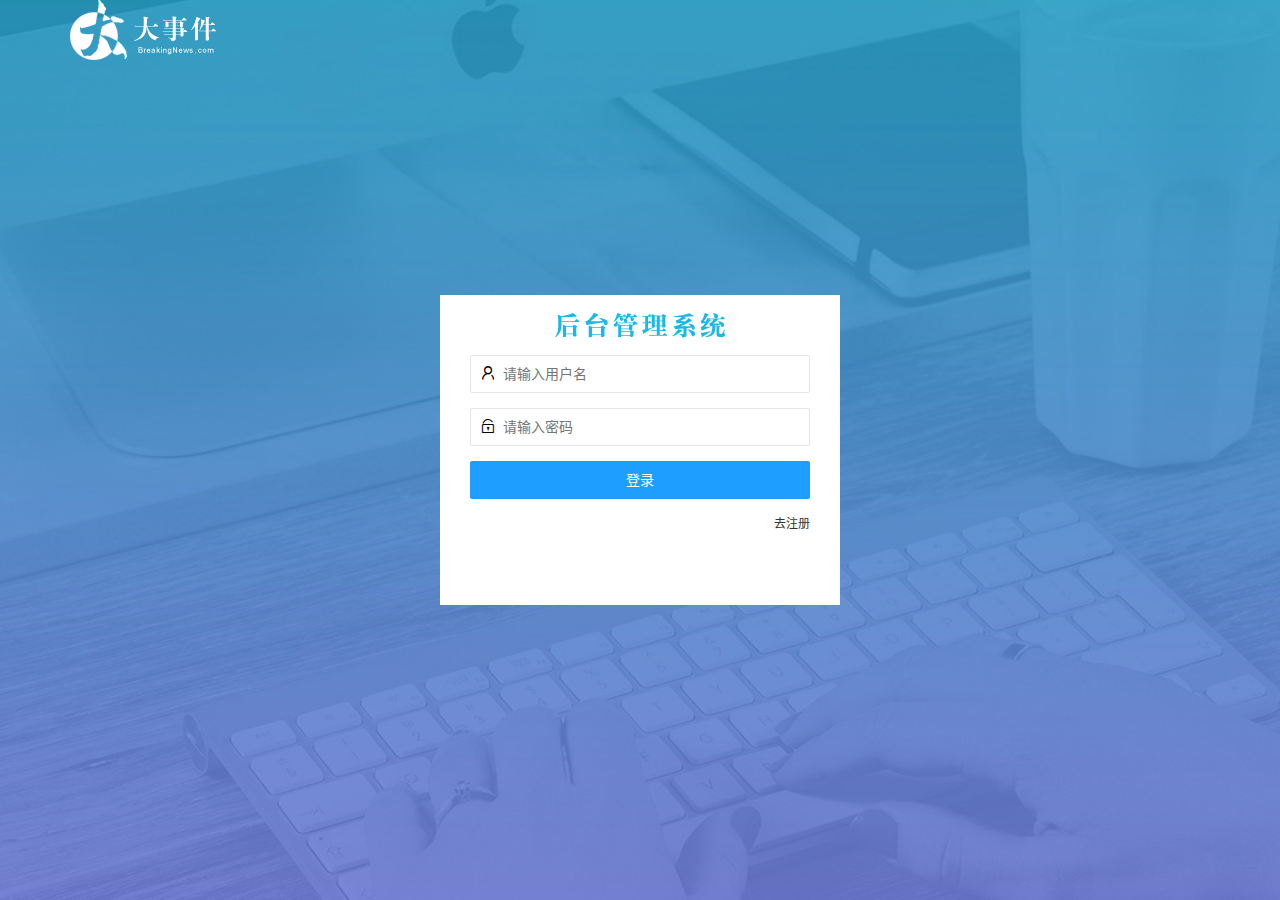
<file: login.html>
<!DOCTYPE html>
<html lang="zh-CN">

<head>
    <meta charset="UTF-8">
    <meta name="viewport" content="width=device-width, initial-scale=1.0">
    <title>大事件-登录/注册</title>
    <!-- 导入layui -->
    <link rel="stylesheet" href="./assets/lib/layui/css/layui.css">
    <!-- 导入自己的css -->
    <link rel="stylesheet" href="./assets/css/login.css">
</head>

<body>
    <!-- 头部的logo区域 -->
    <div class="layui-main">
        <img src="./assets/images/logo.png" alt="">
    </div>

    <!-- 登录注册 -->
    <div class="loginAndRegBox">
        <div class="title-box"></div>
        <!-- 登录的div -->
        <div class="login-box">
            <form class="layui-form " action="" id="form_login">
                <!-- 输入用户名 -->
                <div class="layui-form-item">
                    <!-- 用户图标 -->
                    <i class="layui-icon layui-icon-username"></i>
                    <input type="text" name="username" required lay-verify="required" placeholder="请输入用户名"
                        autocomplete="off" class="layui-input">
                </div>
                <!-- 输入密码 -->
                <div class="layui-form-item">
                    <!-- 密码图标 -->
                    <i class="layui-icon layui-icon-password
                "></i>
                    <input type="password" name="password" required lay-verify="required|pwd" placeholder="请输入密码"
                        autocomplete="off" class="layui-input" id="password">
                </div>
                <!-- 登录按钮 -->
                <div class="layui-form-item">
                    <button class="layui-btn layui-btn-fluid layui-btn-normal" lay-submit>登录</button>
                </div>
                <div class="links">
                    <a href="javascript:;" id="link_reg">去注册</a>
                </div>

            </form>

        </div>
        <!-- 注册的div -->
        <div class="reg-box">
            <form class="layui-form" action="" id="form_reg">
                <!-- 输入用户名 -->
                <div class="layui-form-item">
                    <!-- 用户图标 -->
                    <i class="layui-icon layui-icon-username"></i>
                    <input type="text" name="username" required lay-verify="required" placeholder="请输入用户名"
                        autocomplete="off" class="layui-input">
                </div>
                <!-- 输入密码 -->
                <div class="layui-form-item">
                    <!-- 密码图标 -->
                    <i class="layui-icon layui-icon-password
                "></i>
                    <input type="password" name="password" required lay-verify="required|pwd" placeholder="请输入密码"
                        autocomplete="off" class="layui-input">
                </div>
                <!-- 再次确认密码 -->
                <div class="layui-form-item">
                    <!-- 密码图标 -->
                    <i class="layui-icon layui-icon-password
                "></i>
                    <input type="password" name="repassword" required lay-verify="required|pwd|repwd"
                        placeholder="再次确认密码" autocomplete="off" class="layui-input">
                </div>
                <!-- 登录按钮 -->
                <div class="layui-form-item">
                    <button class="layui-btn layui-btn-fluid layui-btn-normal" lay-submit>注册</button>
                </div>
                <div class="links">
                    <a href="javascript:;" id="link_login">去登陆</a>
                </div>
            </form>

        </div>
    </div>
    <script src="./assets/lib/layui/layui.all.js"></script>
    <script src="./assets/lib/jquery.js"></script>
    <script src="./assets/js/baseAPI.js"></script>
    <script src="./assets/js/login.js"></script>

</body>

</html>
</file>
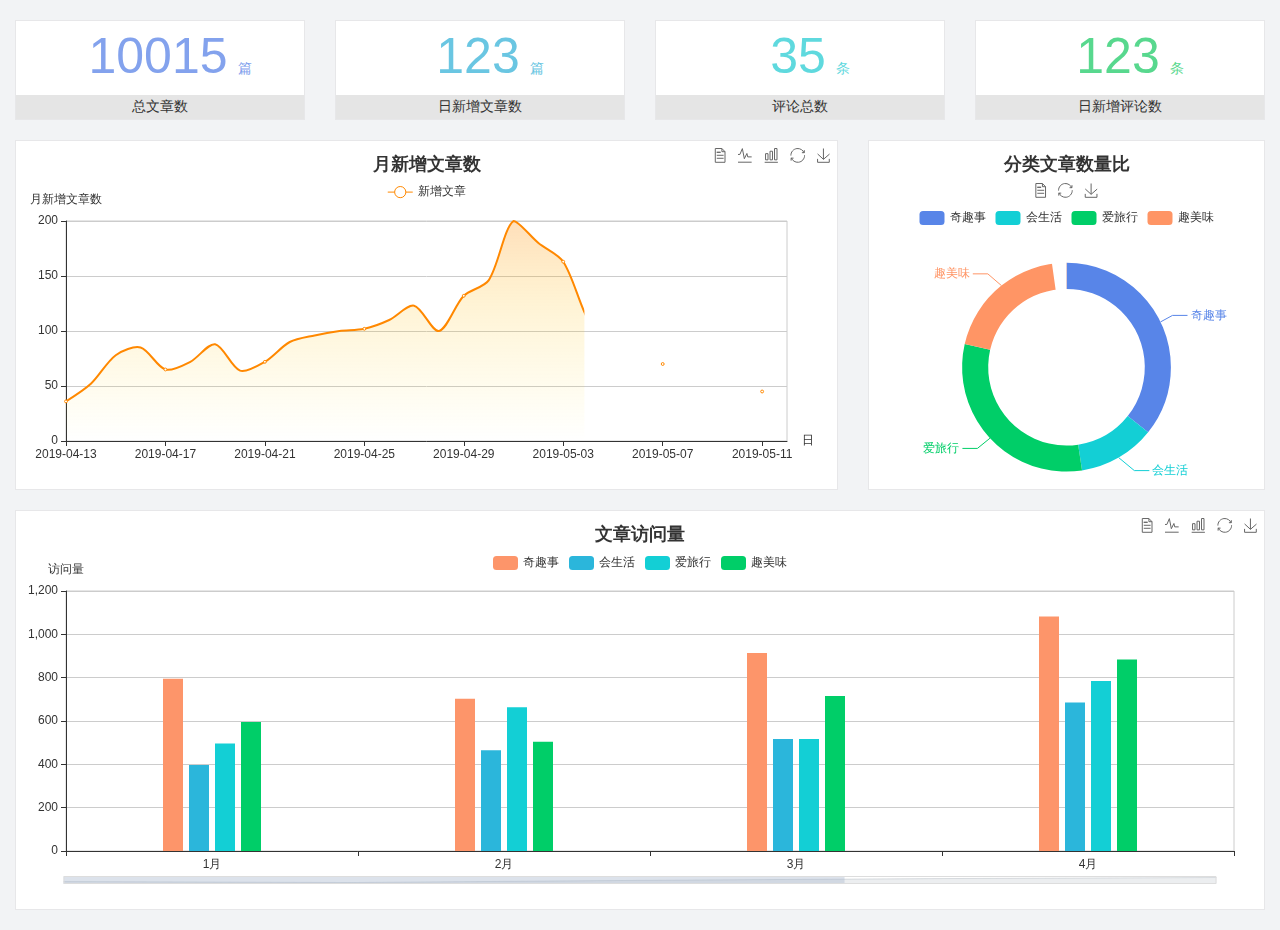
<file: home/dashboard.html>
<!DOCTYPE html>
<html lang="en">

<head>
  <meta charset="UTF-8">
  <meta name="viewport" content="width=device-width, initial-scale=1.0">
  <meta http-equiv="X-UA-Compatible" content="ie=edge">
  <title>图表统计</title>
  <link rel="stylesheet" href="../../assets/lib/bootstrap.css" />
  <link rel="stylesheet" href="../../assets/lib/main.css" />
  <script src="../../assets/lib/jquery.js"></script>
  <script type="text/javascript" src="../../assets/lib/echarts.min.js"></script>
</head>

<body>
  <div class="container-fluid">
    <div class="row spannel_list">
      <div class="col-sm-3 col-xs-6">
        <div class="spannel">
          <em>10015</em><span>篇</span>
          <b>总文章数</b>
        </div>
      </div>
      <div class="col-sm-3 col-xs-6">
        <div class="spannel scolor01">
          <em>123</em><span>篇</span>
          <b>日新增文章数</b>
        </div>
      </div>
      <div class="col-sm-3 col-xs-6">
        <div class="spannel scolor02">
          <em>35</em><span>条</span>
          <b>评论总数</b>
        </div>
      </div>
      <div class="col-sm-3 col-xs-6">
        <div class="spannel scolor03">
          <em>123</em><span>条</span>
          <b>日新增评论数</b>
        </div>
      </div>
    </div>
  </div>

  <div class="container-fluid">
    <div class="row curve-pie">
      <div class="col-lg-8 col-md-8">
        <div class="gragh_pannel" id="curve_show"></div>
      </div>
      <div class="col-lg-4 col-md-4">
        <div class="gragh_pannel" id="pie_show"></div>
      </div>
    </div>
  </div>

  <div class="container-fluid">
    <div class="column_pannel" id="column_show"></div>
  </div>

  <script>
    var oChart = echarts.init(document.getElementById('curve_show'));
    var aList_all = [
      { 'count': 36, 'date': '2019-04-13' },
      { 'count': 52, 'date': '2019-04-14' },
      { 'count': 78, 'date': '2019-04-15' },
      { 'count': 85, 'date': '2019-04-16' },
      { 'count': 65, 'date': '2019-04-17' },
      { 'count': 72, 'date': '2019-04-18' },
      { 'count': 88, 'date': '2019-04-19' },
      { 'count': 64, 'date': '2019-04-20' },
      { 'count': 72, 'date': '2019-04-21' },
      { 'count': 90, 'date': '2019-04-22' },
      { 'count': 96, 'date': '2019-04-23' },
      { 'count': 100, 'date': '2019-04-24' },
      { 'count': 102, 'date': '2019-04-25' },
      { 'count': 110, 'date': '2019-04-26' },
      { 'count': 123, 'date': '2019-04-27' },
      { 'count': 100, 'date': '2019-04-28' },
      { 'count': 132, 'date': '2019-04-29' },
      { 'count': 146, 'date': '2019-04-30' },
      { 'count': 200, 'date': '2019-05-01' },
      { 'count': 180, 'date': '2019-05-02' },
      { 'count': 163, 'date': '2019-05-03' },
      { 'count': 110, 'date': '2019-05-04' },
      { 'count': 80, 'date': '2019-05-05' },
      { 'count': 82, 'date': '2019-05-06' },
      { 'count': 70, 'date': '2019-05-07' },
      { 'count': 65, 'date': '2019-05-08' },
      { 'count': 54, 'date': '2019-05-09' },
      { 'count': 40, 'date': '2019-05-10' },
      { 'count': 45, 'date': '2019-05-11' },
      { 'count': 38, 'date': '2019-05-12' },
    ];

    let aCount = [];
    let aDate = [];

    for (var i = 0; i < aList_all.length; i++) {
      aCount.push(aList_all[i].count);
      aDate.push(aList_all[i].date);
    }

    var chartopt = {
      title: {
        text: '月新增文章数',
        left: 'center',
        top: '10'
      },
      tooltip: {
        trigger: 'axis'
      },
      legend: {
        data: ['新增文章'],
        top: '40'
      },
      toolbox: {
        show: true,
        feature: {
          mark: { show: true },
          dataView: { show: true, readOnly: false },
          magicType: { show: true, type: ['line', 'bar'] },
          restore: { show: true },
          saveAsImage: { show: true }
        }
      },
      calculable: true,
      xAxis: [
        {
          name: '日',
          type: 'category',
          boundaryGap: false,
          data: aDate
        }
      ],
      yAxis: [
        {
          name: '月新增文章数',
          type: 'value'
        }
      ],
      series: [
        {
          name: '新增文章',
          type: 'line',
          smooth: true,
          itemStyle: { normal: { areaStyle: { type: 'default' }, color: '#f80' }, lineStyle: { color: '#f80' } },
          data: aCount
        }],
      areaStyle: {
        normal: {
          color: new echarts.graphic.LinearGradient(0, 0, 0, 1, [{
            offset: 0,
            color: 'rgba(255,136,0,0.39)'
          }, {
            offset: .34,
            color: 'rgba(255,180,0,0.25)'
          }, {
            offset: 1,
            color: 'rgba(255,222,0,0.00)'
          }])

        }
      },
      grid: {
        show: true,
        x: 50,
        x2: 50,
        y: 80,
        height: 220
      }
    };

    oChart.setOption(chartopt);


    var oPie = echarts.init(document.getElementById('pie_show'));
    var oPieopt =
    {
      title: {
        top: 10,
        text: '分类文章数量比',
        x: 'center'
      },
      tooltip: {
        trigger: 'item',
        formatter: "{a} <br/>{b} : {c} ({d}%)"
      },
      color: ['#5885e8', '#13cfd5', '#00ce68', '#ff9565'],
      legend: {
        x: 'center',
        top: 65,
        data: ['奇趣事', '会生活', '爱旅行', '趣美味']
      },
      toolbox: {
        show: true,
        x: 'center',
        top: 35,
        feature: {
          mark: { show: true },
          dataView: { show: true, readOnly: false },
          magicType: {
            show: true,
            type: ['pie', 'funnel'],
            option: {
              funnel: {
                x: '25%',
                width: '50%',
                funnelAlign: 'left',
                max: 1548
              }
            }
          },
          restore: { show: true },
          saveAsImage: { show: true }
        }
      },
      calculable: true,
      series: [
        {
          name: '访问来源',
          type: 'pie',
          radius: ['45%', '60%'],
          center: ['50%', '65%'],
          data: [
            { value: 300, name: '奇趣事' },
            { value: 100, name: '会生活' },
            { value: 260, name: '爱旅行' },
            { value: 180, name: '趣美味' }
          ]
        }
      ]
    };
    oPie.setOption(oPieopt);



    var oColumn = this.echarts.init(document.getElementById('column_show'));
    var oColumnopt =
    {
      title: {
        text: '文章访问量',
        left: 'center',
        top: '10'
      },
      tooltip: {
        trigger: 'axis'
      },
      legend: {
        data: ['奇趣事', '会生活', '爱旅行', '趣美味'],
        top: '40'
      },
      toolbox: {
        show: true,
        feature: {
          mark: { show: true },
          dataView: { show: true, readOnly: false },
          magicType: { show: true, type: ['line', 'bar'] },
          restore: { show: true },
          saveAsImage: { show: true }
        }
      },
      calculable: true,
      xAxis: [
        {
          type: 'category',
          data: ['1月', '2月', '3月', '4月', '5月']
        }
      ],
      yAxis: [
        {
          name: '访问量',
          type: 'value'
        }
      ],
      series: [
        {
          name: '奇趣事',
          type: 'bar',
          barWidth: 20,
          itemStyle: {
            normal: { areaStyle: { type: 'default' }, color: '#fd956a' }
          },
          data: [800, 708, 920, 1090, 1200]
        },
        {
          name: '会生活',
          type: 'bar',
          barWidth: 20,
          itemStyle: {
            normal: { areaStyle: { type: 'default' }, color: '#2bb6db' }
          },
          data: [400, 468, 520, 690, 800]
        },
        {
          name: '爱旅行',
          type: 'bar',
          barWidth: 20,
          itemStyle: {
            normal: { areaStyle: { type: 'default' }, color: '#13cfd5' }
          },
          data: [500, 668, 520, 790, 900]
        },
        {
          name: '趣美味',
          type: 'bar',
          barWidth: 20,
          itemStyle: {
            normal: { areaStyle: { type: 'default' }, color: '#00ce68' }
          },
          data: [600, 508, 720, 890, 1000]
        }
      ],
      grid: {
        show: true,
        x: 50,
        x2: 30,
        y: 80,
        height: 260
      },
      dataZoom: [//给x轴设置滚动条
        {
          start: 0,//默认为0
          end: 100 - 1000 / 31,//默认为100
          type: 'slider',
          show: true,
          xAxisIndex: [0],
          handleSize: 0,//滑动条的 左右2个滑动条的大小
          height: 8,//组件高度
          left: 45, //左边的距离
          right: 50,//右边的距离
          bottom: 26,//右边的距离
          handleColor: '#ddd',//h滑动图标的颜色
          handleStyle: {
            borderColor: "#cacaca",
            borderWidth: "1",
            shadowBlur: 2,
            background: "#ddd",
            shadowColor: "#ddd",
          }
        }]
    };
    oColumn.setOption(oColumnopt);
  </script>
</body>

</html>
</file>
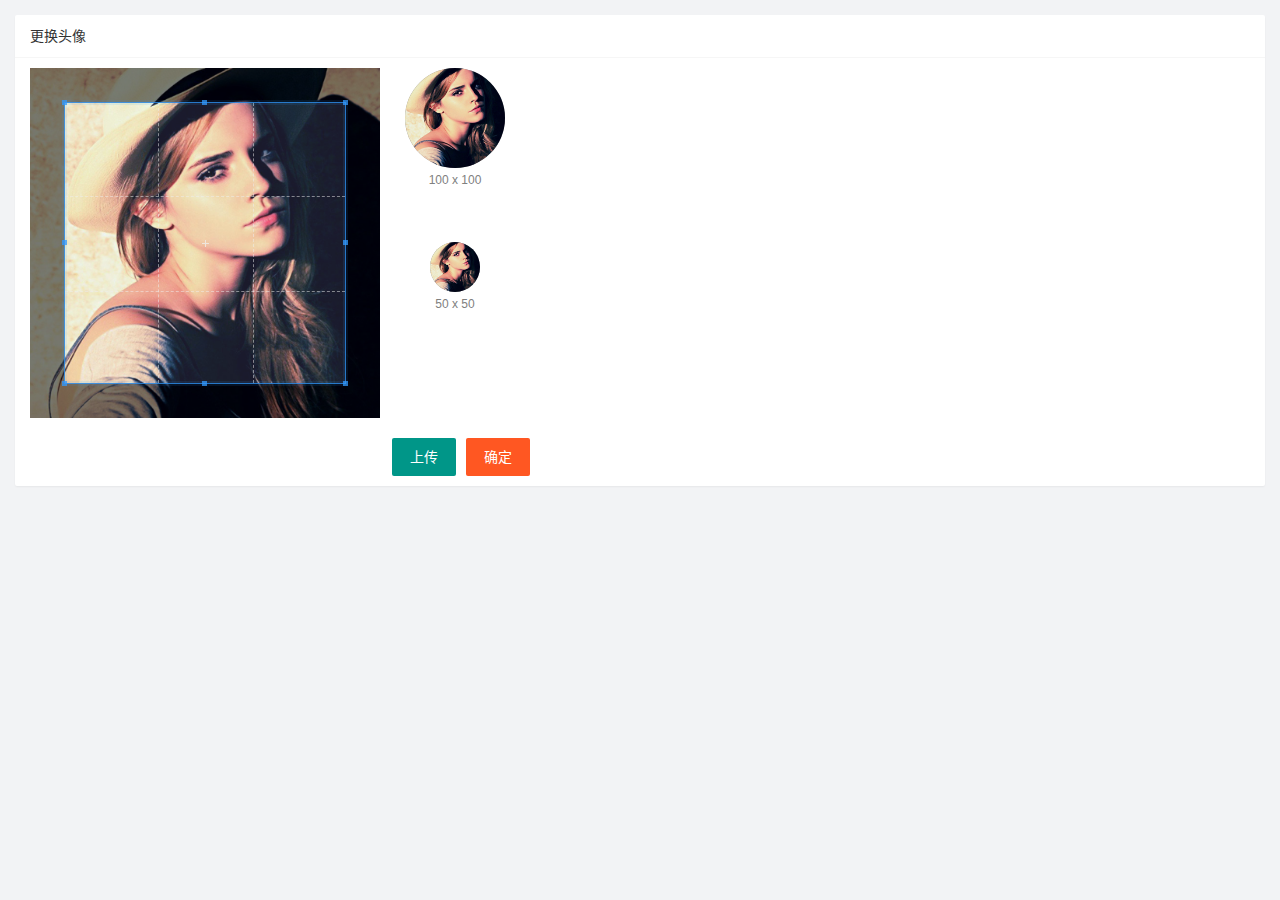
<file: user/user_avatar.html>
<!DOCTYPE html>
<html lang="zh-CN">

<head>
    <meta charset="UTF-8">
    <meta name="viewport" content="width=device-width, initial-scale=1.0">
    <title>Document</title>
    <link rel="stylesheet" href="../assets/lib/layui/css/layui.css">
    <link rel="stylesheet" href="../assets/lib/cropper/cropper.css">
    <link rel="stylesheet" href="../assets/css/user/user_avatar.css">
</head>

<body>
    <div class="layui-card">
        <div class="layui-card-header">更换头像</div>
        <div class="layui-card-body">
            <!-- 第一行的图片裁剪和预览区域 -->
            <div class="row1">
                <!-- 图片裁剪区域 -->
                <div class="cropper-box">
                    <!-- 这个 img 标签很重要，将来会把它初始化为裁剪区域 -->
                    <img id="image" src="/assets/images/sample.jpg" />
                </div>
                <!-- 图片的预览区域 -->
                <div class="preview-box">
                    <div>
                        <!-- 宽高为 100px 的预览区域 -->
                        <div class="img-preview w100"></div>
                        <p class="size">100 x 100</p>
                    </div>
                    <div>
                        <!-- 宽高为 50px 的预览区域 -->
                        <div class="img-preview w50"></div>
                        <p class="size">50 x 50</p>
                    </div>
                </div>
            </div>

            <!-- 第二行的按钮区域 -->
            <div class="row2">
                <input type="file" id="file" accept="image/png,image/jpeg">
                <button id="btnChooseFile" type="button" class="layui-btn">上传</button>
                <button id="btnUpload" type="button" class="layui-btn layui-btn-danger">确定</button>
            </div>

        </div>
    </div>
    <script src="../assets/lib/layui/layui.all.js"></script>
    <script src="../assets/lib/jquery.js"></script>
    <script src="../assets/lib/cropper/Cropper.js"></script>
    <script src="../assets/lib/cropper/jquery-cropper.js"></script>
    <script src="../assets/js/baseAPI.js"></script>
    <script src="../assets/js/user/user_avatar.js"></script>
</body>

</html>
</file>
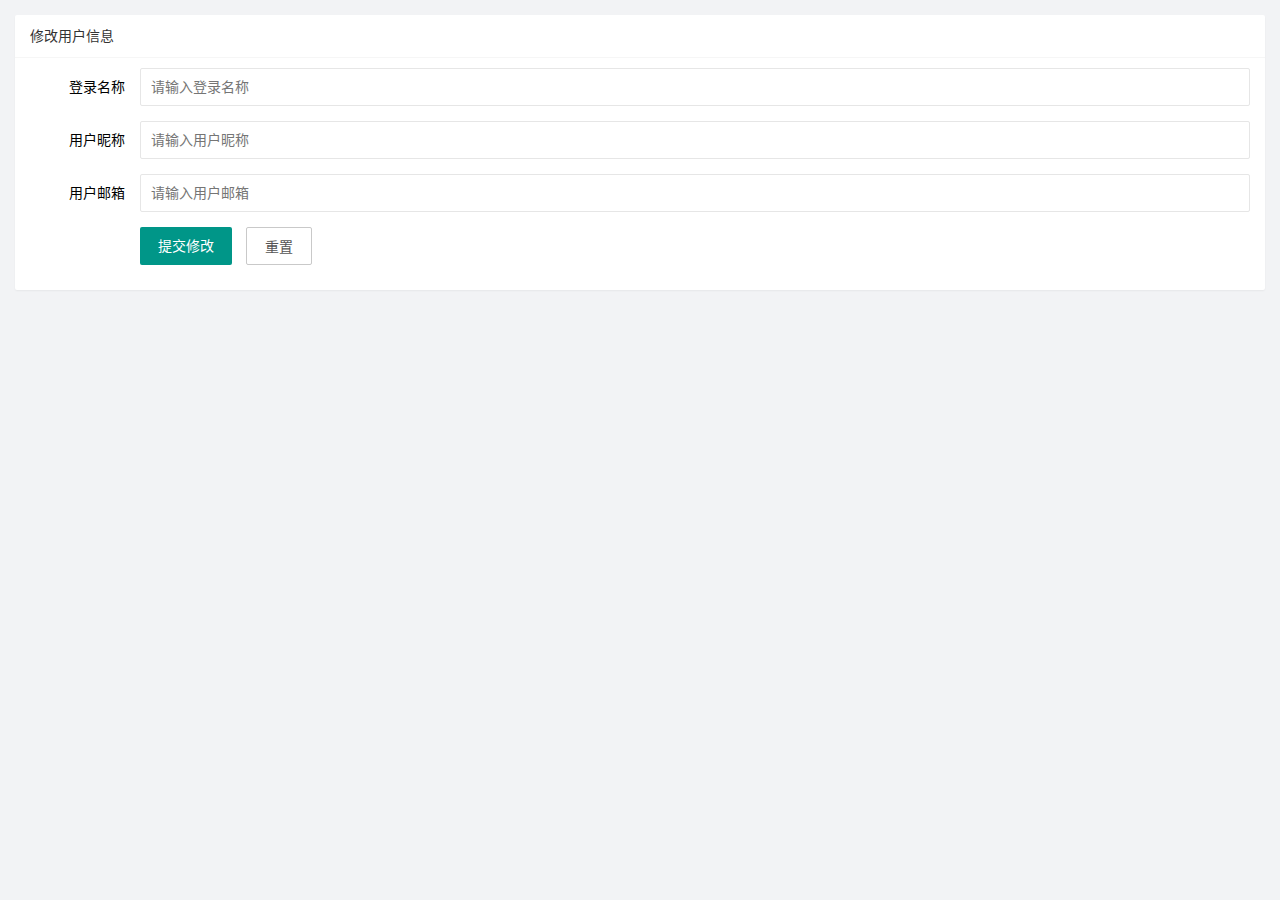
<file: user/user_info.html>
<!DOCTYPE html>
<html lang="zh-CN">

<head>
    <meta charset="UTF-8">
    <meta name="viewport" content="width=device-width, initial-scale=1.0">
    <title>Document</title>
    <link rel="stylesheet" href="../assets/lib/layui/css/layui.css">
    <link rel="stylesheet" href="../assets/css/user/user_info.css">
</head>

<body>
    <!-- 卡片区域 -->
    <div class="layui-card">
        <div class="layui-card-header">修改用户信息</div>
        <div class="layui-card-body">
            <form class="layui-form" action="" lay-filter="formUserInfo">
                <!-- 隐藏域 -->
                <input type="hidden" name="id" value="">
                <div class="layui-form-item">
                    <label class="layui-form-label">登录名称</label>
                    <div class="layui-input-block">
                        <input type="text" name="username" required lay-verify="required" placeholder="请输入登录名称"
                            autocomplete="off" class="layui-input" disabled>
                    </div>
                </div>
                <div class="layui-form-item">
                    <label class="layui-form-label">用户昵称</label>
                    <div class="layui-input-block">
                        <input type="text" name="nickname" required lay-verify="required|nickname" placeholder="请输入用户昵称"
                            autocomplete="off" class="layui-input">
                    </div>
                </div>
                <div class="layui-form-item">
                    <label class="layui-form-label">用户邮箱</label>
                    <div class="layui-input-block">
                        <input type="text" name="email" required lay-verify="required|email" placeholder="请输入用户邮箱"
                            autocomplete="off" class="layui-input">
                    </div>
                </div>
                <div class="layui-form-item">
                    <div class="layui-input-block">
                        <button class="layui-btn" lay-submit lay-filter="formDemo">提交修改</button>
                        <button type="reset" id="btnReset" class="layui-btn layui-btn-primary">重置</button>
                    </div>
                </div>
            </form>
        </div>
    </div>
    <script src="../assets/lib/layui/layui.all.js"></script>
    <script src="../assets/lib/jquery.js"></script>
    <script src="../assets/js/baseAPI.js"></script>
    <script src="../assets/js/user/user_info.js"></script>
</body>


</html>
</file>
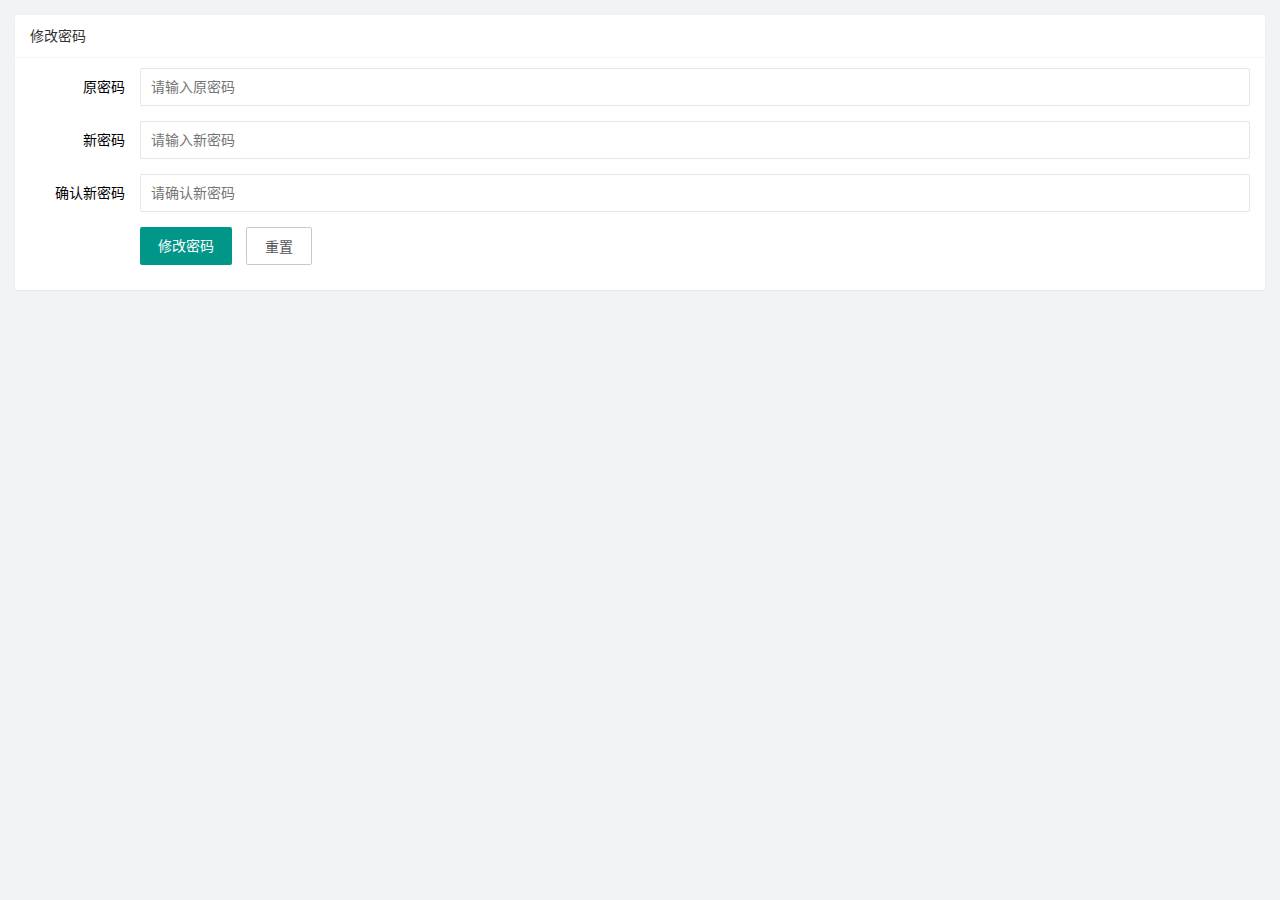
<file: user/user_pwd.html>
<!DOCTYPE html>
<html lang="zh-CN">

<head>
    <meta charset="UTF-8">
    <meta name="viewport" content="width=device-width, initial-scale=1.0">
    <title>Document</title>
    <link rel="stylesheet" href="../assets/lib/layui/css/layui.css">
    <link rel="stylesheet" href="../assets/css/user/user_pwd.css">
</head>

<body>
    <div class="layui-card">
        <div class="layui-card-header">修改密码</div>
        <div class="layui-card-body">
            <form class="layui-form" action="">
                <!-- 隐藏域 -->
                <!-- <div class="layui-form-item">
                    <input type="hidden" name="id" value="">
                </div> -->
                <div class="layui-form-item">
                    <label class="layui-form-label">原密码</label>
                    <div class="layui-input-block">
                        <input type="password" name="oldPwd" required lay-verify="required|pwd" placeholder="请输入原密码"
                            autocomplete="off" class="layui-input oldPwd">
                    </div>
                </div>
                <div class="layui-form-item">
                    <label class="layui-form-label">新密码</label>
                    <div class="layui-input-block">
                        <input type="password" name="newPwd" required lay-verify="required|pwd|samepwd"
                            placeholder="请输入新密码" autocomplete="off" class="layui-input newPwd">
                    </div>
                </div>
                <div class="layui-form-item">
                    <label class="layui-form-label">确认新密码</label>
                    <div class="layui-input-block">
                        <input type="password" required lay-verify="required|pwd|repwd" placeholder="请确认新密码"
                            autocomplete="off" class="layui-input">
                    </div>
                </div>
                <div class="layui-form-item">
                    <div class="layui-input-block">
                        <button class="layui-btn" lay-submit lay-filter="formDemo">修改密码</button>
                        <button type="reset" class="layui-btn layui-btn-primary">重置</button>
                    </div>
                </div>
            </form>
        </div>
    </div>
    <script src="../assets/lib/layui/layui.all.js"></script>
    <script src="../assets/lib/jquery.js"></script>
    <script src="../assets/js/baseAPI.js"></script>
    <script src="../assets/js/user/user_pwd.js"></script>
</body>

</html>
</file>
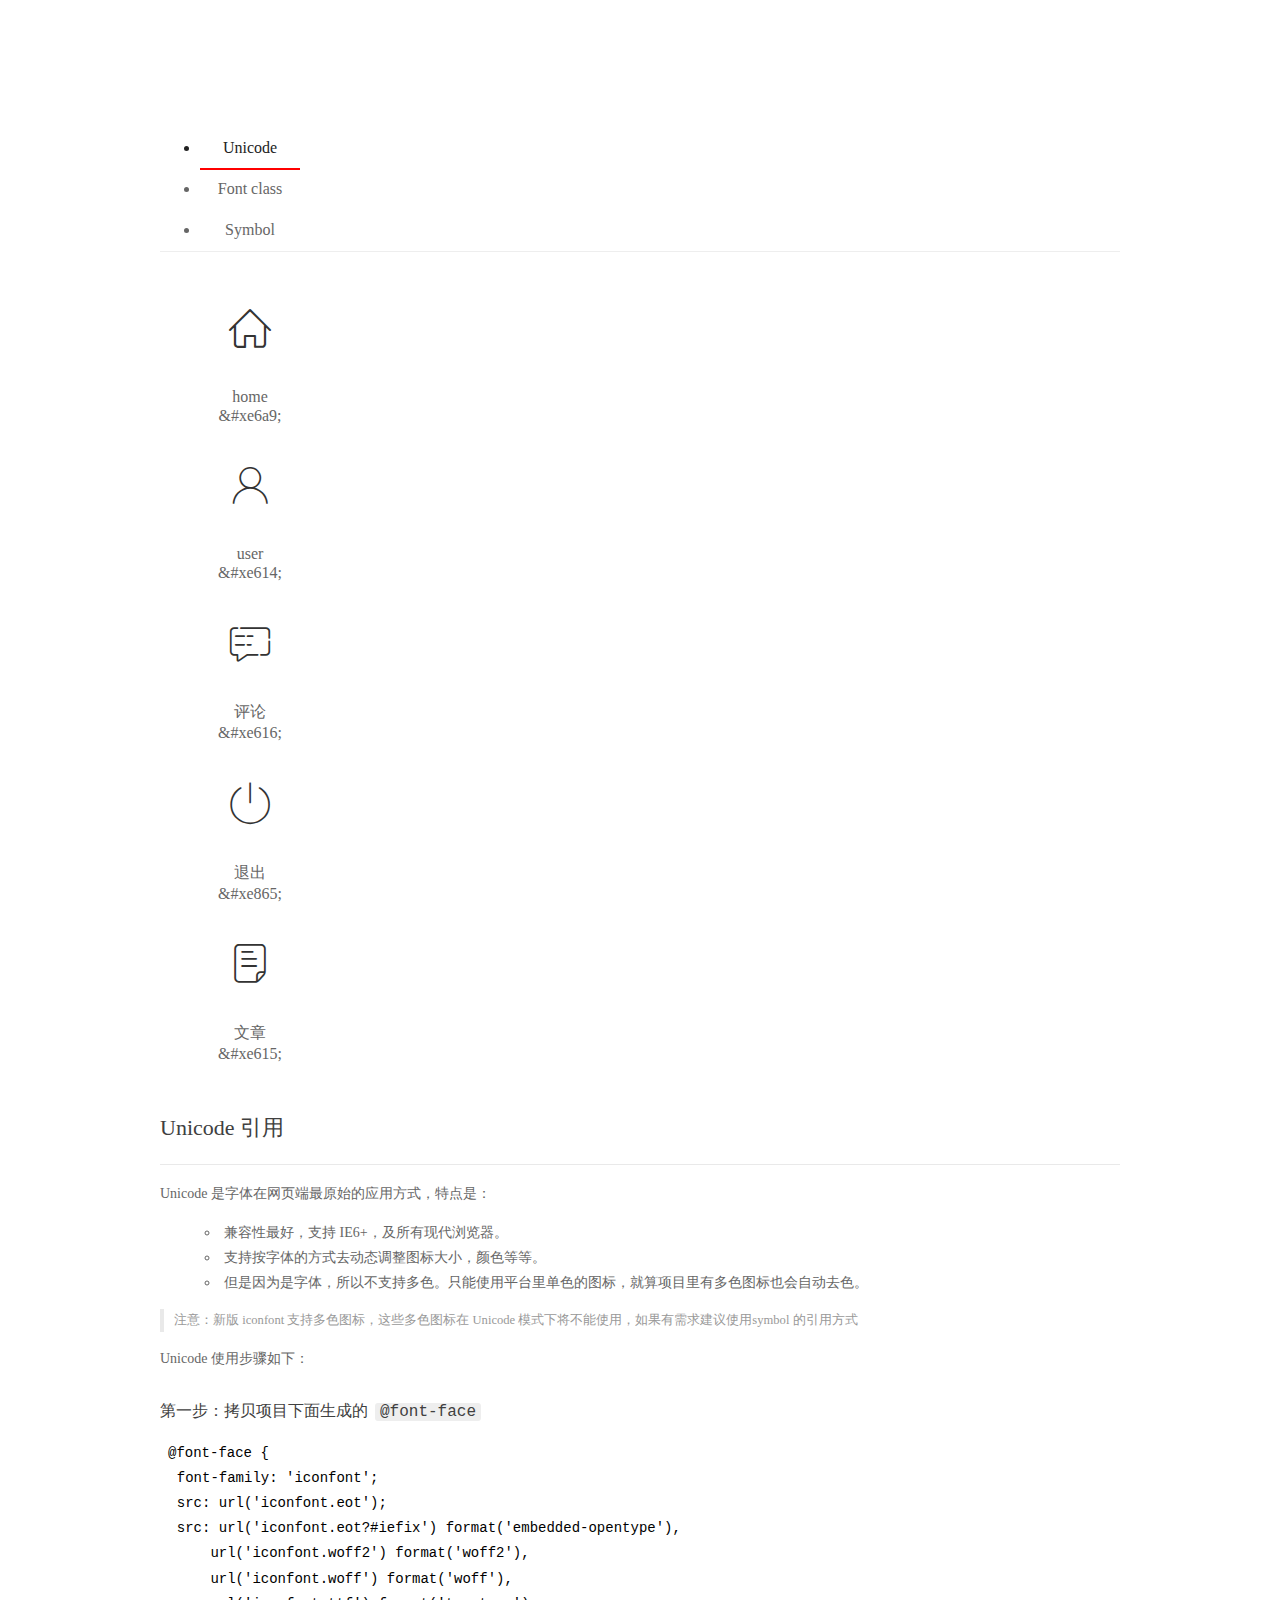
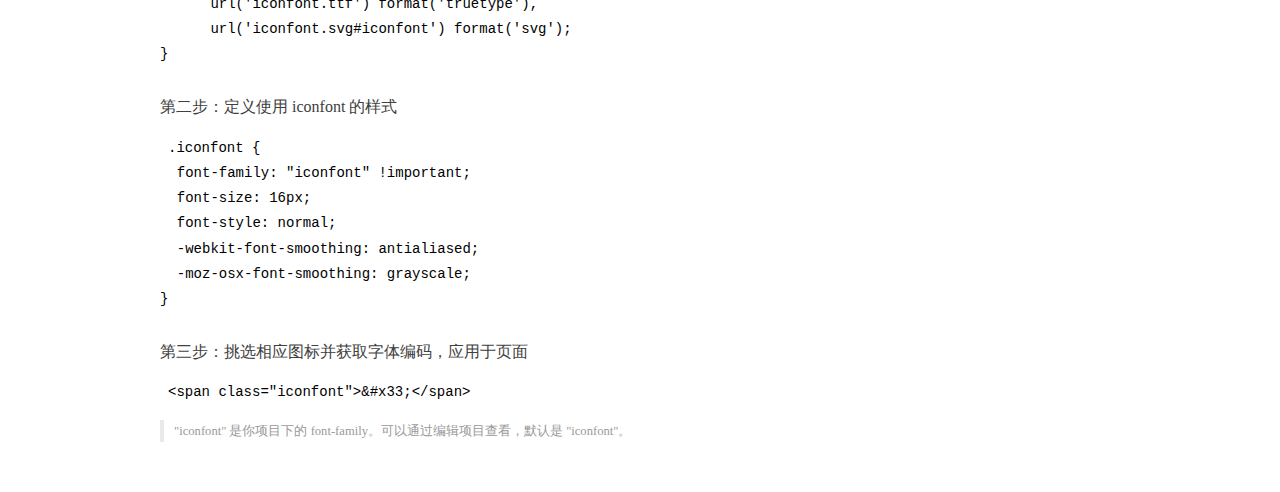
<file: assets/fonts/demo_index.html>
<!DOCTYPE html>
<html>
<head>
  <meta charset="utf-8"/>
  <title>IconFont Demo</title>
  <link rel="shortcut icon" href="https://gtms04.alicdn.com/tps/i4/TB1_oz6GVXXXXaFXpXXJDFnIXXX-64-64.ico" type="image/x-icon"/>
  <link rel="stylesheet" href="https://g.alicdn.com/thx/cube/1.3.2/cube.min.css">
  <link rel="stylesheet" href="demo.css">
  <link rel="stylesheet" href="iconfont.css">
  <script src="iconfont.js"></script>
  <!-- jQuery -->
  <script src="https://a1.alicdn.com/oss/uploads/2018/12/26/7bfddb60-08e8-11e9-9b04-53e73bb6408b.js"></script>
  <!-- 代码高亮 -->
  <script src="https://a1.alicdn.com/oss/uploads/2018/12/26/a3f714d0-08e6-11e9-8a15-ebf944d7534c.js"></script>
</head>
<body>
  <div class="main">
    <h1 class="logo"><a href="https://www.iconfont.cn/" title="iconfont 首页" target="_blank">&#xe86b;</a></h1>
    <div class="nav-tabs">
      <ul id="tabs" class="dib-box">
        <li class="dib active"><span>Unicode</span></li>
        <li class="dib"><span>Font class</span></li>
        <li class="dib"><span>Symbol</span></li>
      </ul>
      
    </div>
    <div class="tab-container">
      <div class="content unicode" style="display: block;">
          <ul class="icon_lists dib-box">
          
            <li class="dib">
              <span class="icon iconfont">&#xe6a9;</span>
                <div class="name">home</div>
                <div class="code-name">&amp;#xe6a9;</div>
              </li>
          
            <li class="dib">
              <span class="icon iconfont">&#xe614;</span>
                <div class="name">user</div>
                <div class="code-name">&amp;#xe614;</div>
              </li>
          
            <li class="dib">
              <span class="icon iconfont">&#xe616;</span>
                <div class="name">评论</div>
                <div class="code-name">&amp;#xe616;</div>
              </li>
          
            <li class="dib">
              <span class="icon iconfont">&#xe865;</span>
                <div class="name">退出</div>
                <div class="code-name">&amp;#xe865;</div>
              </li>
          
            <li class="dib">
              <span class="icon iconfont">&#xe615;</span>
                <div class="name">文章</div>
                <div class="code-name">&amp;#xe615;</div>
              </li>
          
          </ul>
          <div class="article markdown">
          <h2 id="unicode-">Unicode 引用</h2>
          <hr>

          <p>Unicode 是字体在网页端最原始的应用方式，特点是：</p>
          <ul>
            <li>兼容性最好，支持 IE6+，及所有现代浏览器。</li>
            <li>支持按字体的方式去动态调整图标大小，颜色等等。</li>
            <li>但是因为是字体，所以不支持多色。只能使用平台里单色的图标，就算项目里有多色图标也会自动去色。</li>
          </ul>
          <blockquote>
            <p>注意：新版 iconfont 支持多色图标，这些多色图标在 Unicode 模式下将不能使用，如果有需求建议使用symbol 的引用方式</p>
          </blockquote>
          <p>Unicode 使用步骤如下：</p>
          <h3 id="-font-face">第一步：拷贝项目下面生成的 <code>@font-face</code></h3>
<pre><code class="language-css"
>@font-face {
  font-family: 'iconfont';
  src: url('iconfont.eot');
  src: url('iconfont.eot?#iefix') format('embedded-opentype'),
      url('iconfont.woff2') format('woff2'),
      url('iconfont.woff') format('woff'),
      url('iconfont.ttf') format('truetype'),
      url('iconfont.svg#iconfont') format('svg');
}
</code></pre>
          <h3 id="-iconfont-">第二步：定义使用 iconfont 的样式</h3>
<pre><code class="language-css"
>.iconfont {
  font-family: "iconfont" !important;
  font-size: 16px;
  font-style: normal;
  -webkit-font-smoothing: antialiased;
  -moz-osx-font-smoothing: grayscale;
}
</code></pre>
          <h3 id="-">第三步：挑选相应图标并获取字体编码，应用于页面</h3>
<pre>
<code class="language-html"
>&lt;span class="iconfont"&gt;&amp;#x33;&lt;/span&gt;
</code></pre>
          <blockquote>
            <p>"iconfont" 是你项目下的 font-family。可以通过编辑项目查看，默认是 "iconfont"。</p>
          </blockquote>
          </div>
      </div>
      <div class="content font-class">
        <ul class="icon_lists dib-box">
          
          <li class="dib">
            <span class="icon iconfont icon-home"></span>
            <div class="name">
              home
            </div>
            <div class="code-name">.icon-home
            </div>
          </li>
          
          <li class="dib">
            <span class="icon iconfont icon-user"></span>
            <div class="name">
              user
            </div>
            <div class="code-name">.icon-user
            </div>
          </li>
          
          <li class="dib">
            <span class="icon iconfont icon-pinglun"></span>
            <div class="name">
              评论
            </div>
            <div class="code-name">.icon-pinglun
            </div>
          </li>
          
          <li class="dib">
            <span class="icon iconfont icon-tuichu"></span>
            <div class="name">
              退出
            </div>
            <div class="code-name">.icon-tuichu
            </div>
          </li>
          
          <li class="dib">
            <span class="icon iconfont icon-16"></span>
            <div class="name">
              文章
            </div>
            <div class="code-name">.icon-16
            </div>
          </li>
          
        </ul>
        <div class="article markdown">
        <h2 id="font-class-">font-class 引用</h2>
        <hr>

        <p>font-class 是 Unicode 使用方式的一种变种，主要是解决 Unicode 书写不直观，语意不明确的问题。</p>
        <p>与 Unicode 使用方式相比，具有如下特点：</p>
        <ul>
          <li>兼容性良好，支持 IE8+，及所有现代浏览器。</li>
          <li>相比于 Unicode 语意明确，书写更直观。可以很容易分辨这个 icon 是什么。</li>
          <li>因为使用 class 来定义图标，所以当要替换图标时，只需要修改 class 里面的 Unicode 引用。</li>
          <li>不过因为本质上还是使用的字体，所以多色图标还是不支持的。</li>
        </ul>
        <p>使用步骤如下：</p>
        <h3 id="-fontclass-">第一步：引入项目下面生成的 fontclass 代码：</h3>
<pre><code class="language-html">&lt;link rel="stylesheet" href="./iconfont.css"&gt;
</code></pre>
        <h3 id="-">第二步：挑选相应图标并获取类名，应用于页面：</h3>
<pre><code class="language-html">&lt;span class="iconfont icon-xxx"&gt;&lt;/span&gt;
</code></pre>
        <blockquote>
          <p>"
            iconfont" 是你项目下的 font-family。可以通过编辑项目查看，默认是 "iconfont"。</p>
        </blockquote>
      </div>
      </div>
      <div class="content symbol">
          <ul class="icon_lists dib-box">
          
            <li class="dib">
                <svg class="icon svg-icon" aria-hidden="true">
                  <use xlink:href="#icon-home"></use>
                </svg>
                <div class="name">home</div>
                <div class="code-name">#icon-home</div>
            </li>
          
            <li class="dib">
                <svg class="icon svg-icon" aria-hidden="true">
                  <use xlink:href="#icon-user"></use>
                </svg>
                <div class="name">user</div>
                <div class="code-name">#icon-user</div>
            </li>
          
            <li class="dib">
                <svg class="icon svg-icon" aria-hidden="true">
                  <use xlink:href="#icon-pinglun"></use>
                </svg>
                <div class="name">评论</div>
                <div class="code-name">#icon-pinglun</div>
            </li>
          
            <li class="dib">
                <svg class="icon svg-icon" aria-hidden="true">
                  <use xlink:href="#icon-tuichu"></use>
                </svg>
                <div class="name">退出</div>
                <div class="code-name">#icon-tuichu</div>
            </li>
          
            <li class="dib">
                <svg class="icon svg-icon" aria-hidden="true">
                  <use xlink:href="#icon-16"></use>
                </svg>
                <div class="name">文章</div>
                <div class="code-name">#icon-16</div>
            </li>
          
          </ul>
          <div class="article markdown">
          <h2 id="symbol-">Symbol 引用</h2>
          <hr>

          <p>这是一种全新的使用方式，应该说这才是未来的主流，也是平台目前推荐的用法。相关介绍可以参考这篇<a href="">文章</a>
            这种用法其实是做了一个 SVG 的集合，与另外两种相比具有如下特点：</p>
          <ul>
            <li>支持多色图标了，不再受单色限制。</li>
            <li>通过一些技巧，支持像字体那样，通过 <code>font-size</code>, <code>color</code> 来调整样式。</li>
            <li>兼容性较差，支持 IE9+，及现代浏览器。</li>
            <li>浏览器渲染 SVG 的性能一般，还不如 png。</li>
          </ul>
          <p>使用步骤如下：</p>
          <h3 id="-symbol-">第一步：引入项目下面生成的 symbol 代码：</h3>
<pre><code class="language-html">&lt;script src="./iconfont.js"&gt;&lt;/script&gt;
</code></pre>
          <h3 id="-css-">第二步：加入通用 CSS 代码（引入一次就行）：</h3>
<pre><code class="language-html">&lt;style&gt;
.icon {
  width: 1em;
  height: 1em;
  vertical-align: -0.15em;
  fill: currentColor;
  overflow: hidden;
}
&lt;/style&gt;
</code></pre>
          <h3 id="-">第三步：挑选相应图标并获取类名，应用于页面：</h3>
<pre><code class="language-html">&lt;svg class="icon" aria-hidden="true"&gt;
  &lt;use xlink:href="#icon-xxx"&gt;&lt;/use&gt;
&lt;/svg&gt;
</code></pre>
          </div>
      </div>

    </div>
  </div>
  <script>
  $(document).ready(function () {
      $('.tab-container .content:first').show()

      $('#tabs li').click(function (e) {
        var tabContent = $('.tab-container .content')
        var index = $(this).index()

        if ($(this).hasClass('active')) {
          return
        } else {
          $('#tabs li').removeClass('active')
          $(this).addClass('active')

          tabContent.hide().eq(index).fadeIn()
        }
      })
    })
  </script>
</body>
</html>
</file>
<file: assets/lib/layui/css/layui.css>
/** layui-v2.5.5 MIT License By https://www.layui.com */
 .layui-inline,img{display:inline-block;vertical-align:middle}h1,h2,h3,h4,h5,h6{font-weight:400}.layui-edge,.layui-header,.layui-inline,.layui-main{position:relative}.layui-body,.layui-edge,.layui-elip{overflow:hidden}.layui-btn,.layui-edge,.layui-inline,img{vertical-align:middle}.layui-btn,.layui-disabled,.layui-icon,.layui-unselect{-moz-user-select:none;-webkit-user-select:none;-ms-user-select:none}.layui-elip,.layui-form-checkbox span,.layui-form-pane .layui-form-label{text-overflow:ellipsis;white-space:nowrap}.layui-breadcrumb,.layui-tree-btnGroup{visibility:hidden}blockquote,body,button,dd,div,dl,dt,form,h1,h2,h3,h4,h5,h6,input,li,ol,p,pre,td,textarea,th,ul{margin:0;padding:0;-webkit-tap-highlight-color:rgba(0,0,0,0)}a:active,a:hover{outline:0}img{border:none}li{list-style:none}table{border-collapse:collapse;border-spacing:0}h4,h5,h6{font-size:100%}button,input,optgroup,option,select,textarea{font-family:inherit;font-size:inherit;font-style:inherit;font-weight:inherit;outline:0}pre{white-space:pre-wrap;white-space:-moz-pre-wrap;white-space:-pre-wrap;white-space:-o-pre-wrap;word-wrap:break-word}body{line-height:24px;font:14px Helvetica Neue,Helvetica,PingFang SC,Tahoma,Arial,sans-serif}hr{height:1px;margin:10px 0;border:0;clear:both}a{color:#333;text-decoration:none}a:hover{color:#777}a cite{font-style:normal;*cursor:pointer}.layui-border-box,.layui-border-box *{box-sizing:border-box}.layui-box,.layui-box *{box-sizing:content-box}.layui-clear{clear:both;*zoom:1}.layui-clear:after{content:'\20';clear:both;*zoom:1;display:block;height:0}.layui-inline{*display:inline;*zoom:1}.layui-edge{display:inline-block;width:0;height:0;border-width:6px;border-style:dashed;border-color:transparent}.layui-edge-top{top:-4px;border-bottom-color:#999;border-bottom-style:solid}.layui-edge-right{border-left-color:#999;border-left-style:solid}.layui-edge-bottom{top:2px;border-top-color:#999;border-top-style:solid}.layui-edge-left{border-right-color:#999;border-right-style:solid}.layui-disabled,.layui-disabled:hover{color:#d2d2d2!important;cursor:not-allowed!important}.layui-circle{border-radius:100%}.layui-show{display:block!important}.layui-hide{display:none!important}@font-face{font-family:layui-icon;src:url(../font/iconfont.eot?v=250);src:url(../font/iconfont.eot?v=250#iefix) format('embedded-opentype'),url(../font/iconfont.woff2?v=250) format('woff2'),url(../font/iconfont.woff?v=250) format('woff'),url(../font/iconfont.ttf?v=250) format('truetype'),url(../font/iconfont.svg?v=250#layui-icon) format('svg')}.layui-icon{font-family:layui-icon!important;font-size:16px;font-style:normal;-webkit-font-smoothing:antialiased;-moz-osx-font-smoothing:grayscale}.layui-icon-reply-fill:before{content:"\e611"}.layui-icon-set-fill:before{content:"\e614"}.layui-icon-menu-fill:before{content:"\e60f"}.layui-icon-search:before{content:"\e615"}.layui-icon-share:before{content:"\e641"}.layui-icon-set-sm:before{content:"\e620"}.layui-icon-engine:before{content:"\e628"}.layui-icon-close:before{content:"\1006"}.layui-icon-close-fill:before{content:"\1007"}.layui-icon-chart-screen:before{content:"\e629"}.layui-icon-star:before{content:"\e600"}.layui-icon-circle-dot:before{content:"\e617"}.layui-icon-chat:before{content:"\e606"}.layui-icon-release:before{content:"\e609"}.layui-icon-list:before{content:"\e60a"}.layui-icon-chart:before{content:"\e62c"}.layui-icon-ok-circle:before{content:"\1005"}.layui-icon-layim-theme:before{content:"\e61b"}.layui-icon-table:before{content:"\e62d"}.layui-icon-right:before{content:"\e602"}.layui-icon-left:before{content:"\e603"}.layui-icon-cart-simple:before{content:"\e698"}.layui-icon-face-cry:before{content:"\e69c"}.layui-icon-face-smile:before{content:"\e6af"}.layui-icon-survey:before{content:"\e6b2"}.layui-icon-tree:before{content:"\e62e"}.layui-icon-upload-circle:before{content:"\e62f"}.layui-icon-add-circle:before{content:"\e61f"}.layui-icon-download-circle:before{content:"\e601"}.layui-icon-templeate-1:before{content:"\e630"}.layui-icon-util:before{content:"\e631"}.layui-icon-face-surprised:before{content:"\e664"}.layui-icon-edit:before{content:"\e642"}.layui-icon-speaker:before{content:"\e645"}.layui-icon-down:before{content:"\e61a"}.layui-icon-file:before{content:"\e621"}.layui-icon-layouts:before{content:"\e632"}.layui-icon-rate-half:before{content:"\e6c9"}.layui-icon-add-circle-fine:before{content:"\e608"}.layui-icon-prev-circle:before{content:"\e633"}.layui-icon-read:before{content:"\e705"}.layui-icon-404:before{content:"\e61c"}.layui-icon-carousel:before{content:"\e634"}.layui-icon-help:before{content:"\e607"}.layui-icon-code-circle:before{content:"\e635"}.layui-icon-water:before{content:"\e636"}.layui-icon-username:before{content:"\e66f"}.layui-icon-find-fill:before{content:"\e670"}.layui-icon-about:before{content:"\e60b"}.layui-icon-location:before{content:"\e715"}.layui-icon-up:before{content:"\e619"}.layui-icon-pause:before{content:"\e651"}.layui-icon-date:before{content:"\e637"}.layui-icon-layim-uploadfile:before{content:"\e61d"}.layui-icon-delete:before{content:"\e640"}.layui-icon-play:before{content:"\e652"}.layui-icon-top:before{content:"\e604"}.layui-icon-friends:before{content:"\e612"}.layui-icon-refresh-3:before{content:"\e9aa"}.layui-icon-ok:before{content:"\e605"}.layui-icon-layer:before{content:"\e638"}.layui-icon-face-smile-fine:before{content:"\e60c"}.layui-icon-dollar:before{content:"\e659"}.layui-icon-group:before{content:"\e613"}.layui-icon-layim-download:before{content:"\e61e"}.layui-icon-picture-fine:before{content:"\e60d"}.layui-icon-link:before{content:"\e64c"}.layui-icon-diamond:before{content:"\e735"}.layui-icon-log:before{content:"\e60e"}.layui-icon-rate-solid:before{content:"\e67a"}.layui-icon-fonts-del:before{content:"\e64f"}.layui-icon-unlink:before{content:"\e64d"}.layui-icon-fonts-clear:before{content:"\e639"}.layui-icon-triangle-r:before{content:"\e623"}.layui-icon-circle:before{content:"\e63f"}.layui-icon-radio:before{content:"\e643"}.layui-icon-align-center:before{content:"\e647"}.layui-icon-align-right:before{content:"\e648"}.layui-icon-align-left:before{content:"\e649"}.layui-icon-loading-1:before{content:"\e63e"}.layui-icon-return:before{content:"\e65c"}.layui-icon-fonts-strong:before{content:"\e62b"}.layui-icon-upload:before{content:"\e67c"}.layui-icon-dialogue:before{content:"\e63a"}.layui-icon-video:before{content:"\e6ed"}.layui-icon-headset:before{content:"\e6fc"}.layui-icon-cellphone-fine:before{content:"\e63b"}.layui-icon-add-1:before{content:"\e654"}.layui-icon-face-smile-b:before{content:"\e650"}.layui-icon-fonts-html:before{content:"\e64b"}.layui-icon-form:before{content:"\e63c"}.layui-icon-cart:before{content:"\e657"}.layui-icon-camera-fill:before{content:"\e65d"}.layui-icon-tabs:before{content:"\e62a"}.layui-icon-fonts-code:before{content:"\e64e"}.layui-icon-fire:before{content:"\e756"}.layui-icon-set:before{content:"\e716"}.layui-icon-fonts-u:before{content:"\e646"}.layui-icon-triangle-d:before{content:"\e625"}.layui-icon-tips:before{content:"\e702"}.layui-icon-picture:before{content:"\e64a"}.layui-icon-more-vertical:before{content:"\e671"}.layui-icon-flag:before{content:"\e66c"}.layui-icon-loading:before{content:"\e63d"}.layui-icon-fonts-i:before{content:"\e644"}.layui-icon-refresh-1:before{content:"\e666"}.layui-icon-rmb:before{content:"\e65e"}.layui-icon-home:before{content:"\e68e"}.layui-icon-user:before{content:"\e770"}.layui-icon-notice:before{content:"\e667"}.layui-icon-login-weibo:before{content:"\e675"}.layui-icon-voice:before{content:"\e688"}.layui-icon-upload-drag:before{content:"\e681"}.layui-icon-login-qq:before{content:"\e676"}.layui-icon-snowflake:before{content:"\e6b1"}.layui-icon-file-b:before{content:"\e655"}.layui-icon-template:before{content:"\e663"}.layui-icon-auz:before{content:"\e672"}.layui-icon-console:before{content:"\e665"}.layui-icon-app:before{content:"\e653"}.layui-icon-prev:before{content:"\e65a"}.layui-icon-website:before{content:"\e7ae"}.layui-icon-next:before{content:"\e65b"}.layui-icon-component:before{content:"\e857"}.layui-icon-more:before{content:"\e65f"}.layui-icon-login-wechat:before{content:"\e677"}.layui-icon-shrink-right:before{content:"\e668"}.layui-icon-spread-left:before{content:"\e66b"}.layui-icon-camera:before{content:"\e660"}.layui-icon-note:before{content:"\e66e"}.layui-icon-refresh:before{content:"\e669"}.layui-icon-female:before{content:"\e661"}.layui-icon-male:before{content:"\e662"}.layui-icon-password:before{content:"\e673"}.layui-icon-senior:before{content:"\e674"}.layui-icon-theme:before{content:"\e66a"}.layui-icon-tread:before{content:"\e6c5"}.layui-icon-praise:before{content:"\e6c6"}.layui-icon-star-fill:before{content:"\e658"}.layui-icon-rate:before{content:"\e67b"}.layui-icon-template-1:before{content:"\e656"}.layui-icon-vercode:before{content:"\e679"}.layui-icon-cellphone:before{content:"\e678"}.layui-icon-screen-full:before{content:"\e622"}.layui-icon-screen-restore:before{content:"\e758"}.layui-icon-cols:before{content:"\e610"}.layui-icon-export:before{content:"\e67d"}.layui-icon-print:before{content:"\e66d"}.layui-icon-slider:before{content:"\e714"}.layui-icon-addition:before{content:"\e624"}.layui-icon-subtraction:before{content:"\e67e"}.layui-icon-service:before{content:"\e626"}.layui-icon-transfer:before{content:"\e691"}.layui-main{width:1140px;margin:0 auto}.layui-header{z-index:1000;height:60px}.layui-header a:hover{transition:all .5s;-webkit-transition:all .5s}.layui-side{position:fixed;left:0;top:0;bottom:0;z-index:999;width:200px;overflow-x:hidden}.layui-side-scroll{position:relative;width:220px;height:100%;overflow-x:hidden}.layui-body{position:absolute;left:200px;right:0;top:0;bottom:0;z-index:998;width:auto;overflow-y:auto;box-sizing:border-box}.layui-layout-body{overflow:hidden}.layui-layout-admin .layui-header{background-color:#23262E}.layui-layout-admin .layui-side{top:60px;width:200px;overflow-x:hidden}.layui-layout-admin .layui-body{position:fixed;top:60px;bottom:44px}.layui-layout-admin .layui-main{width:auto;margin:0 15px}.layui-layout-admin .layui-footer{position:fixed;left:200px;right:0;bottom:0;height:44px;line-height:44px;padding:0 15px;background-color:#eee}.layui-layout-admin .layui-logo{position:absolute;left:0;top:0;width:200px;height:100%;line-height:60px;text-align:center;color:#009688;font-size:16px}.layui-layout-admin .layui-header .layui-nav{background:0 0}.layui-layout-left{position:absolute!important;left:200px;top:0}.layui-layout-right{position:absolute!important;right:0;top:0}.layui-container{position:relative;margin:0 auto;padding:0 15px;box-sizing:border-box}.layui-fluid{position:relative;margin:0 auto;padding:0 15px}.layui-row:after,.layui-row:before{content:'';display:block;clear:both}.layui-col-lg1,.layui-col-lg10,.layui-col-lg11,.layui-col-lg12,.layui-col-lg2,.layui-col-lg3,.layui-col-lg4,.layui-col-lg5,.layui-col-lg6,.layui-col-lg7,.layui-col-lg8,.layui-col-lg9,.layui-col-md1,.layui-col-md10,.layui-col-md11,.layui-col-md12,.layui-col-md2,.layui-col-md3,.layui-col-md4,.layui-col-md5,.layui-col-md6,.layui-col-md7,.layui-col-md8,.layui-col-md9,.layui-col-sm1,.layui-col-sm10,.layui-col-sm11,.layui-col-sm12,.layui-col-sm2,.layui-col-sm3,.layui-col-sm4,.layui-col-sm5,.layui-col-sm6,.layui-col-sm7,.layui-col-sm8,.layui-col-sm9,.layui-col-xs1,.layui-col-xs10,.layui-col-xs11,.layui-col-xs12,.layui-col-xs2,.layui-col-xs3,.layui-col-xs4,.layui-col-xs5,.layui-col-xs6,.layui-col-xs7,.layui-col-xs8,.layui-col-xs9{position:relative;display:block;box-sizing:border-box}.layui-col-xs1,.layui-col-xs10,.layui-col-xs11,.layui-col-xs12,.layui-col-xs2,.layui-col-xs3,.layui-col-xs4,.layui-col-xs5,.layui-col-xs6,.layui-col-xs7,.layui-col-xs8,.layui-col-xs9{float:left}.layui-col-xs1{width:8.33333333%}.layui-col-xs2{width:16.66666667%}.layui-col-xs3{width:25%}.layui-col-xs4{width:33.33333333%}.layui-col-xs5{width:41.66666667%}.layui-col-xs6{width:50%}.layui-col-xs7{width:58.33333333%}.layui-col-xs8{width:66.66666667%}.layui-col-xs9{width:75%}.layui-col-xs10{width:83.33333333%}.layui-col-xs11{width:91.66666667%}.layui-col-xs12{width:100%}.layui-col-xs-offset1{margin-left:8.33333333%}.layui-col-xs-offset2{margin-left:16.66666667%}.layui-col-xs-offset3{margin-left:25%}.layui-col-xs-offset4{margin-left:33.33333333%}.layui-col-xs-offset5{margin-left:41.66666667%}.layui-col-xs-offset6{margin-left:50%}.layui-col-xs-offset7{margin-left:58.33333333%}.layui-col-xs-offset8{margin-left:66.66666667%}.layui-col-xs-offset9{margin-left:75%}.layui-col-xs-offset10{margin-left:83.33333333%}.layui-col-xs-offset11{margin-left:91.66666667%}.layui-col-xs-offset12{margin-left:100%}@media screen and (max-width:768px){.layui-hide-xs{display:none!important}.layui-show-xs-block{display:block!important}.layui-show-xs-inline{display:inline!important}.layui-show-xs-inline-block{display:inline-block!important}}@media screen and (min-width:768px){.layui-container{width:750px}.layui-hide-sm{display:none!important}.layui-show-sm-block{display:block!important}.layui-show-sm-inline{display:inline!important}.layui-show-sm-inline-block{display:inline-block!important}.layui-col-sm1,.layui-col-sm10,.layui-col-sm11,.layui-col-sm12,.layui-col-sm2,.layui-col-sm3,.layui-col-sm4,.layui-col-sm5,.layui-col-sm6,.layui-col-sm7,.layui-col-sm8,.layui-col-sm9{float:left}.layui-col-sm1{width:8.33333333%}.layui-col-sm2{width:16.66666667%}.layui-col-sm3{width:25%}.layui-col-sm4{width:33.33333333%}.layui-col-sm5{width:41.66666667%}.layui-col-sm6{width:50%}.layui-col-sm7{width:58.33333333%}.layui-col-sm8{width:66.66666667%}.layui-col-sm9{width:75%}.layui-col-sm10{width:83.33333333%}.layui-col-sm11{width:91.66666667%}.layui-col-sm12{width:100%}.layui-col-sm-offset1{margin-left:8.33333333%}.layui-col-sm-offset2{margin-left:16.66666667%}.layui-col-sm-offset3{margin-left:25%}.layui-col-sm-offset4{margin-left:33.33333333%}.layui-col-sm-offset5{margin-left:41.66666667%}.layui-col-sm-offset6{margin-left:50%}.layui-col-sm-offset7{margin-left:58.33333333%}.layui-col-sm-offset8{margin-left:66.66666667%}.layui-col-sm-offset9{margin-left:75%}.layui-col-sm-offset10{margin-left:83.33333333%}.layui-col-sm-offset11{margin-left:91.66666667%}.layui-col-sm-offset12{margin-left:100%}}@media screen and (min-width:992px){.layui-container{width:970px}.layui-hide-md{display:none!important}.layui-show-md-block{display:block!important}.layui-show-md-inline{display:inline!important}.layui-show-md-inline-block{display:inline-block!important}.layui-col-md1,.layui-col-md10,.layui-col-md11,.layui-col-md12,.layui-col-md2,.layui-col-md3,.layui-col-md4,.layui-col-md5,.layui-col-md6,.layui-col-md7,.layui-col-md8,.layui-col-md9{float:left}.layui-col-md1{width:8.33333333%}.layui-col-md2{width:16.66666667%}.layui-col-md3{width:25%}.layui-col-md4{width:33.33333333%}.layui-col-md5{width:41.66666667%}.layui-col-md6{width:50%}.layui-col-md7{width:58.33333333%}.layui-col-md8{width:66.66666667%}.layui-col-md9{width:75%}.layui-col-md10{width:83.33333333%}.layui-col-md11{width:91.66666667%}.layui-col-md12{width:100%}.layui-col-md-offset1{margin-left:8.33333333%}.layui-col-md-offset2{margin-left:16.66666667%}.layui-col-md-offset3{margin-left:25%}.layui-col-md-offset4{margin-left:33.33333333%}.layui-col-md-offset5{margin-left:41.66666667%}.layui-col-md-offset6{margin-left:50%}.layui-col-md-offset7{margin-left:58.33333333%}.layui-col-md-offset8{margin-left:66.66666667%}.layui-col-md-offset9{margin-left:75%}.layui-col-md-offset10{margin-left:83.33333333%}.layui-col-md-offset11{margin-left:91.66666667%}.layui-col-md-offset12{margin-left:100%}}@media screen and (min-width:1200px){.layui-container{width:1170px}.layui-hide-lg{display:none!important}.layui-show-lg-block{display:block!important}.layui-show-lg-inline{display:inline!important}.layui-show-lg-inline-block{display:inline-block!important}.layui-col-lg1,.layui-col-lg10,.layui-col-lg11,.layui-col-lg12,.layui-col-lg2,.layui-col-lg3,.layui-col-lg4,.layui-col-lg5,.layui-col-lg6,.layui-col-lg7,.layui-col-lg8,.layui-col-lg9{float:left}.layui-col-lg1{width:8.33333333%}.layui-col-lg2{width:16.66666667%}.layui-col-lg3{width:25%}.layui-col-lg4{width:33.33333333%}.layui-col-lg5{width:41.66666667%}.layui-col-lg6{width:50%}.layui-col-lg7{width:58.33333333%}.layui-col-lg8{width:66.66666667%}.layui-col-lg9{width:75%}.layui-col-lg10{width:83.33333333%}.layui-col-lg11{width:91.66666667%}.layui-col-lg12{width:100%}.layui-col-lg-offset1{margin-left:8.33333333%}.layui-col-lg-offset2{margin-left:16.66666667%}.layui-col-lg-offset3{margin-left:25%}.layui-col-lg-offset4{margin-left:33.33333333%}.layui-col-lg-offset5{margin-left:41.66666667%}.layui-col-lg-offset6{margin-left:50%}.layui-col-lg-offset7{margin-left:58.33333333%}.layui-col-lg-offset8{margin-left:66.66666667%}.layui-col-lg-offset9{margin-left:75%}.layui-col-lg-offset10{margin-left:83.33333333%}.layui-col-lg-offset11{margin-left:91.66666667%}.layui-col-lg-offset12{margin-left:100%}}.layui-col-space1{margin:-.5px}.layui-col-space1>*{padding:.5px}.layui-col-space3{margin:-1.5px}.layui-col-space3>*{padding:1.5px}.layui-col-space5{margin:-2.5px}.layui-col-space5>*{padding:2.5px}.layui-col-space8{margin:-3.5px}.layui-col-space8>*{padding:3.5px}.layui-col-space10{margin:-5px}.layui-col-space10>*{padding:5px}.layui-col-space12{margin:-6px}.layui-col-space12>*{padding:6px}.layui-col-space15{margin:-7.5px}.layui-col-space15>*{padding:7.5px}.layui-col-space18{margin:-9px}.layui-col-space18>*{padding:9px}.layui-col-space20{margin:-10px}.layui-col-space20>*{padding:10px}.layui-col-space22{margin:-11px}.layui-col-space22>*{padding:11px}.layui-col-space25{margin:-12.5px}.layui-col-space25>*{padding:12.5px}.layui-col-space30{margin:-15px}.layui-col-space30>*{padding:15px}.layui-btn,.layui-input,.layui-select,.layui-textarea,.layui-upload-button{outline:0;-webkit-appearance:none;transition:all .3s;-webkit-transition:all .3s;box-sizing:border-box}.layui-elem-quote{margin-bottom:10px;padding:15px;line-height:22px;border-left:5px solid #009688;border-radius:0 2px 2px 0;background-color:#f2f2f2}.layui-quote-nm{border-style:solid;border-width:1px 1px 1px 5px;background:0 0}.layui-elem-field{margin-bottom:10px;padding:0;border-width:1px;border-style:solid}.layui-elem-field legend{margin-left:20px;padding:0 10px;font-size:20px;font-weight:300}.layui-field-title{margin:10px 0 20px;border-width:1px 0 0}.layui-field-box{padding:10px 15px}.layui-field-title .layui-field-box{padding:10px 0}.layui-progress{position:relative;height:6px;border-radius:20px;background-color:#e2e2e2}.layui-progress-bar{position:absolute;left:0;top:0;width:0;max-width:100%;height:6px;border-radius:20px;text-align:right;background-color:#5FB878;transition:all .3s;-webkit-transition:all .3s}.layui-progress-big,.layui-progress-big .layui-progress-bar{height:18px;line-height:18px}.layui-progress-text{position:relative;top:-20px;line-height:18px;font-size:12px;color:#666}.layui-progress-big .layui-progress-text{position:static;padding:0 10px;color:#fff}.layui-collapse{border-width:1px;border-style:solid;border-radius:2px}.layui-colla-content,.layui-colla-item{border-top-width:1px;border-top-style:solid}.layui-colla-item:first-child{border-top:none}.layui-colla-title{position:relative;height:42px;line-height:42px;padding:0 15px 0 35px;color:#333;background-color:#f2f2f2;cursor:pointer;font-size:14px;overflow:hidden}.layui-colla-content{display:none;padding:10px 15px;line-height:22px;color:#666}.layui-colla-icon{position:absolute;left:15px;top:0;font-size:14px}.layui-card{margin-bottom:15px;border-radius:2px;background-color:#fff;box-shadow:0 1px 2px 0 rgba(0,0,0,.05)}.layui-card:last-child{margin-bottom:0}.layui-card-header{position:relative;height:42px;line-height:42px;padding:0 15px;border-bottom:1px solid #f6f6f6;color:#333;border-radius:2px 2px 0 0;font-size:14px}.layui-bg-black,.layui-bg-blue,.layui-bg-cyan,.layui-bg-green,.layui-bg-orange,.layui-bg-red{color:#fff!important}.layui-card-body{position:relative;padding:10px 15px;line-height:24px}.layui-card-body[pad15]{padding:15px}.layui-card-body[pad20]{padding:20px}.layui-card-body .layui-table{margin:5px 0}.layui-card .layui-tab{margin:0}.layui-panel-window{position:relative;padding:15px;border-radius:0;border-top:5px solid #E6E6E6;background-color:#fff}.layui-auxiliar-moving{position:fixed;left:0;right:0;top:0;bottom:0;width:100%;height:100%;background:0 0;z-index:9999999999}.layui-form-label,.layui-form-mid,.layui-form-select,.layui-input-block,.layui-input-inline,.layui-textarea{position:relative}.layui-bg-red{background-color:#FF5722!important}.layui-bg-orange{background-color:#FFB800!important}.layui-bg-green{background-color:#009688!important}.layui-bg-cyan{background-color:#2F4056!important}.layui-bg-blue{background-color:#1E9FFF!important}.layui-bg-black{background-color:#393D49!important}.layui-bg-gray{background-color:#eee!important;color:#666!important}.layui-badge-rim,.layui-colla-content,.layui-colla-item,.layui-collapse,.layui-elem-field,.layui-form-pane .layui-form-item[pane],.layui-form-pane .layui-form-label,.layui-input,.layui-layedit,.layui-layedit-tool,.layui-quote-nm,.layui-select,.layui-tab-bar,.layui-tab-card,.layui-tab-title,.layui-tab-title .layui-this:after,.layui-textarea{border-color:#e6e6e6}.layui-timeline-item:before,hr{background-color:#e6e6e6}.layui-text{line-height:22px;font-size:14px;color:#666}.layui-text h1,.layui-text h2,.layui-text h3{font-weight:500;color:#333}.layui-text h1{font-size:30px}.layui-text h2{font-size:24px}.layui-text h3{font-size:18px}.layui-text a:not(.layui-btn){color:#01AAED}.layui-text a:not(.layui-btn):hover{text-decoration:underline}.layui-text ul{padding:5px 0 5px 15px}.layui-text ul li{margin-top:5px;list-style-type:disc}.layui-text em,.layui-word-aux{color:#999!important;padding:0 5px!important}.layui-btn{display:inline-block;height:38px;line-height:38px;padding:0 18px;background-color:#009688;color:#fff;white-space:nowrap;text-align:center;font-size:14px;border:none;border-radius:2px;cursor:pointer}.layui-btn:hover{opacity:.8;filter:alpha(opacity=80);color:#fff}.layui-btn:active{opacity:1;filter:alpha(opacity=100)}.layui-btn+.layui-btn{margin-left:10px}.layui-btn-container{font-size:0}.layui-btn-container .layui-btn{margin-right:10px;margin-bottom:10px}.layui-btn-container .layui-btn+.layui-btn{margin-left:0}.layui-table .layui-btn-container .layui-btn{margin-bottom:9px}.layui-btn-radius{border-radius:100px}.layui-btn .layui-icon{margin-right:3px;font-size:18px;vertical-align:bottom;vertical-align:middle\9}.layui-btn-primary{border:1px solid #C9C9C9;background-color:#fff;color:#555}.layui-btn-primary:hover{border-color:#009688;color:#333}.layui-btn-normal{background-color:#1E9FFF}.layui-btn-warm{background-color:#FFB800}.layui-btn-danger{background-color:#FF5722}.layui-btn-checked{background-color:#5FB878}.layui-btn-disabled,.layui-btn-disabled:active,.layui-btn-disabled:hover{border:1px solid #e6e6e6;background-color:#FBFBFB;color:#C9C9C9;cursor:not-allowed;opacity:1}.layui-btn-lg{height:44px;line-height:44px;padding:0 25px;font-size:16px}.layui-btn-sm{height:30px;line-height:30px;padding:0 10px;font-size:12px}.layui-btn-sm i{font-size:16px!important}.layui-btn-xs{height:22px;line-height:22px;padding:0 5px;font-size:12px}.layui-btn-xs i{font-size:14px!important}.layui-btn-group{display:inline-block;vertical-align:middle;font-size:0}.layui-btn-group .layui-btn{margin-left:0!important;margin-right:0!important;border-left:1px solid rgba(255,255,255,.5);border-radius:0}.layui-btn-group .layui-btn-primary{border-left:none}.layui-btn-group .layui-btn-primary:hover{border-color:#C9C9C9;color:#009688}.layui-btn-group .layui-btn:first-child{border-left:none;border-radius:2px 0 0 2px}.layui-btn-group .layui-btn-primary:first-child{border-left:1px solid #c9c9c9}.layui-btn-group .layui-btn:last-child{border-radius:0 2px 2px 0}.layui-btn-group .layui-btn+.layui-btn{margin-left:0}.layui-btn-group+.layui-btn-group{margin-left:10px}.layui-btn-fluid{width:100%}.layui-input,.layui-select,.layui-textarea{height:38px;line-height:1.3;line-height:38px\9;border-width:1px;border-style:solid;background-color:#fff;border-radius:2px}.layui-input::-webkit-input-placeholder,.layui-select::-webkit-input-placeholder,.layui-textarea::-webkit-input-placeholder{line-height:1.3}.layui-input,.layui-textarea{display:block;width:100%;padding-left:10px}.layui-input:hover,.layui-textarea:hover{border-color:#D2D2D2!important}.layui-input:focus,.layui-textarea:focus{border-color:#C9C9C9!important}.layui-textarea{min-height:100px;height:auto;line-height:20px;padding:6px 10px;resize:vertical}.layui-select{padding:0 10px}.layui-form input[type=checkbox],.layui-form input[type=radio],.layui-form select{display:none}.layui-form [lay-ignore]{display:initial}.layui-form-item{margin-bottom:15px;clear:both;*zoom:1}.layui-form-item:after{content:'\20';clear:both;*zoom:1;display:block;height:0}.layui-form-label{float:left;display:block;padding:9px 15px;width:80px;font-weight:400;line-height:20px;text-align:right}.layui-form-label-col{display:block;float:none;padding:9px 0;line-height:20px;text-align:left}.layui-form-item .layui-inline{margin-bottom:5px;margin-right:10px}.layui-input-block{margin-left:110px;min-height:36px}.layui-input-inline{display:inline-block;vertical-align:middle}.layui-form-item .layui-input-inline{float:left;width:190px;margin-right:10px}.layui-form-text .layui-input-inline{width:auto}.layui-form-mid{float:left;display:block;padding:9px 0!important;line-height:20px;margin-right:10px}.layui-form-danger+.layui-form-select .layui-input,.layui-form-danger:focus{border-color:#FF5722!important}.layui-form-select .layui-input{padding-right:30px;cursor:pointer}.layui-form-select .layui-edge{position:absolute;right:10px;top:50%;margin-top:-3px;cursor:pointer;border-width:6px;border-top-color:#c2c2c2;border-top-style:solid;transition:all .3s;-webkit-transition:all .3s}.layui-form-select dl{display:none;position:absolute;left:0;top:42px;padding:5px 0;z-index:899;min-width:100%;border:1px solid #d2d2d2;max-height:300px;overflow-y:auto;background-color:#fff;border-radius:2px;box-shadow:0 2px 4px rgba(0,0,0,.12);box-sizing:border-box}.layui-form-select dl dd,.layui-form-select dl dt{padding:0 10px;line-height:36px;white-space:nowrap;overflow:hidden;text-overflow:ellipsis}.layui-form-select dl dt{font-size:12px;color:#999}.layui-form-select dl dd{cursor:pointer}.layui-form-select dl dd:hover{background-color:#f2f2f2;-webkit-transition:.5s all;transition:.5s all}.layui-form-select .layui-select-group dd{padding-left:20px}.layui-form-select dl dd.layui-select-tips{padding-left:10px!important;color:#999}.layui-form-select dl dd.layui-this{background-color:#5FB878;color:#fff}.layui-form-checkbox,.layui-form-select dl dd.layui-disabled{background-color:#fff}.layui-form-selected dl{display:block}.layui-form-checkbox,.layui-form-checkbox *,.layui-form-switch{display:inline-block;vertical-align:middle}.layui-form-selected .layui-edge{margin-top:-9px;-webkit-transform:rotate(180deg);transform:rotate(180deg);margin-top:-3px\9}:root .layui-form-selected .layui-edge{margin-top:-9px\0/IE9}.layui-form-selectup dl{top:auto;bottom:42px}.layui-select-none{margin:5px 0;text-align:center;color:#999}.layui-select-disabled .layui-disabled{border-color:#eee!important}.layui-select-disabled .layui-edge{border-top-color:#d2d2d2}.layui-form-checkbox{position:relative;height:30px;line-height:30px;margin-right:10px;padding-right:30px;cursor:pointer;font-size:0;-webkit-transition:.1s linear;transition:.1s linear;box-sizing:border-box}.layui-form-checkbox span{padding:0 10px;height:100%;font-size:14px;border-radius:2px 0 0 2px;background-color:#d2d2d2;color:#fff;overflow:hidden}.layui-form-checkbox:hover span{background-color:#c2c2c2}.layui-form-checkbox i{position:absolute;right:0;top:0;width:30px;height:28px;border:1px solid #d2d2d2;border-left:none;border-radius:0 2px 2px 0;color:#fff;font-size:20px;text-align:center}.layui-form-checkbox:hover i{border-color:#c2c2c2;color:#c2c2c2}.layui-form-checked,.layui-form-checked:hover{border-color:#5FB878}.layui-form-checked span,.layui-form-checked:hover span{background-color:#5FB878}.layui-form-checked i,.layui-form-checked:hover i{color:#5FB878}.layui-form-item .layui-form-checkbox{margin-top:4px}.layui-form-checkbox[lay-skin=primary]{height:auto!important;line-height:normal!important;min-width:18px;min-height:18px;border:none!important;margin-right:0;padding-left:28px;padding-right:0;background:0 0}.layui-form-checkbox[lay-skin=primary] span{padding-left:0;padding-right:15px;line-height:18px;background:0 0;color:#666}.layui-form-checkbox[lay-skin=primary] i{right:auto;left:0;width:16px;height:16px;line-height:16px;border:1px solid #d2d2d2;font-size:12px;border-radius:2px;background-color:#fff;-webkit-transition:.1s linear;transition:.1s linear}.layui-form-checkbox[lay-skin=primary]:hover i{border-color:#5FB878;color:#fff}.layui-form-checked[lay-skin=primary] i{border-color:#5FB878!important;background-color:#5FB878;color:#fff}.layui-checkbox-disbaled[lay-skin=primary] span{background:0 0!important;color:#c2c2c2}.layui-checkbox-disbaled[lay-skin=primary]:hover i{border-color:#d2d2d2}.layui-form-item .layui-form-checkbox[lay-skin=primary]{margin-top:10px}.layui-form-switch{position:relative;height:22px;line-height:22px;min-width:35px;padding:0 5px;margin-top:8px;border:1px solid #d2d2d2;border-radius:20px;cursor:pointer;background-color:#fff;-webkit-transition:.1s linear;transition:.1s linear}.layui-form-switch i{position:absolute;left:5px;top:3px;width:16px;height:16px;border-radius:20px;background-color:#d2d2d2;-webkit-transition:.1s linear;transition:.1s linear}.layui-form-switch em{position:relative;top:0;width:25px;margin-left:21px;padding:0!important;text-align:center!important;color:#999!important;font-style:normal!important;font-size:12px}.layui-form-onswitch{border-color:#5FB878;background-color:#5FB878}.layui-checkbox-disbaled,.layui-checkbox-disbaled i{border-color:#e2e2e2!important}.layui-form-onswitch i{left:100%;margin-left:-21px;background-color:#fff}.layui-form-onswitch em{margin-left:5px;margin-right:21px;color:#fff!important}.layui-checkbox-disbaled span{background-color:#e2e2e2!important}.layui-checkbox-disbaled:hover i{color:#fff!important}[lay-radio]{display:none}.layui-form-radio,.layui-form-radio *{display:inline-block;vertical-align:middle}.layui-form-radio{line-height:28px;margin:6px 10px 0 0;padding-right:10px;cursor:pointer;font-size:0}.layui-form-radio *{font-size:14px}.layui-form-radio>i{margin-right:8px;font-size:22px;color:#c2c2c2}.layui-form-radio>i:hover,.layui-form-radioed>i{color:#5FB878}.layui-radio-disbaled>i{color:#e2e2e2!important}.layui-form-pane .layui-form-label{width:110px;padding:8px 15px;height:38px;line-height:20px;border-width:1px;border-style:solid;border-radius:2px 0 0 2px;text-align:center;background-color:#FBFBFB;overflow:hidden;box-sizing:border-box}.layui-form-pane .layui-input-inline{margin-left:-1px}.layui-form-pane .layui-input-block{margin-left:110px;left:-1px}.layui-form-pane .layui-input{border-radius:0 2px 2px 0}.layui-form-pane .layui-form-text .layui-form-label{float:none;width:100%;border-radius:2px;box-sizing:border-box;text-align:left}.layui-form-pane .layui-form-text .layui-input-inline{display:block;margin:0;top:-1px;clear:both}.layui-form-pane .layui-form-text .layui-input-block{margin:0;left:0;top:-1px}.layui-form-pane .layui-form-text .layui-textarea{min-height:100px;border-radius:0 0 2px 2px}.layui-form-pane .layui-form-checkbox{margin:4px 0 4px 10px}.layui-form-pane .layui-form-radio,.layui-form-pane .layui-form-switch{margin-top:6px;margin-left:10px}.layui-form-pane .layui-form-item[pane]{position:relative;border-width:1px;border-style:solid}.layui-form-pane .layui-form-item[pane] .layui-form-label{position:absolute;left:0;top:0;height:100%;border-width:0 1px 0 0}.layui-form-pane .layui-form-item[pane] .layui-input-inline{margin-left:110px}@media screen and (max-width:450px){.layui-form-item .layui-form-label{text-overflow:ellipsis;overflow:hidden;white-space:nowrap}.layui-form-item .layui-inline{display:block;margin-right:0;margin-bottom:20px;clear:both}.layui-form-item .layui-inline:after{content:'\20';clear:both;display:block;height:0}.layui-form-item .layui-input-inline{display:block;float:none;left:-3px;width:auto;margin:0 0 10px 112px}.layui-form-item .layui-input-inline+.layui-form-mid{margin-left:110px;top:-5px;padding:0}.layui-form-item .layui-form-checkbox{margin-right:5px;margin-bottom:5px}}.layui-layedit{border-width:1px;border-style:solid;border-radius:2px}.layui-layedit-tool{padding:3px 5px;border-bottom-width:1px;border-bottom-style:solid;font-size:0}.layedit-tool-fixed{position:fixed;top:0;border-top:1px solid #e2e2e2}.layui-layedit-tool .layedit-tool-mid,.layui-layedit-tool .layui-icon{display:inline-block;vertical-align:middle;text-align:center;font-size:14px}.layui-layedit-tool .layui-icon{position:relative;width:32px;height:30px;line-height:30px;margin:3px 5px;color:#777;cursor:pointer;border-radius:2px}.layui-layedit-tool .layui-icon:hover{color:#393D49}.layui-layedit-tool .layui-icon:active{color:#000}.layui-layedit-tool .layedit-tool-active{background-color:#e2e2e2;color:#000}.layui-layedit-tool .layui-disabled,.layui-layedit-tool .layui-disabled:hover{color:#d2d2d2;cursor:not-allowed}.layui-layedit-tool .layedit-tool-mid{width:1px;height:18px;margin:0 10px;background-color:#d2d2d2}.layedit-tool-html{width:50px!important;font-size:30px!important}.layedit-tool-b,.layedit-tool-code,.layedit-tool-help{font-size:16px!important}.layedit-tool-d,.layedit-tool-face,.layedit-tool-image,.layedit-tool-unlink{font-size:18px!important}.layedit-tool-image input{position:absolute;font-size:0;left:0;top:0;width:100%;height:100%;opacity:.01;filter:Alpha(opacity=1);cursor:pointer}.layui-layedit-iframe iframe{display:block;width:100%}#LAY_layedit_code{overflow:hidden}.layui-laypage{display:inline-block;*display:inline;*zoom:1;vertical-align:middle;margin:10px 0;font-size:0}.layui-laypage>a:first-child,.layui-laypage>a:first-child em{border-radius:2px 0 0 2px}.layui-laypage>a:last-child,.layui-laypage>a:last-child em{border-radius:0 2px 2px 0}.layui-laypage>:first-child{margin-left:0!important}.layui-laypage>:last-child{margin-right:0!important}.layui-laypage a,.layui-laypage button,.layui-laypage input,.layui-laypage select,.layui-laypage span{border:1px solid #e2e2e2}.layui-laypage a,.layui-laypage span{display:inline-block;*display:inline;*zoom:1;vertical-align:middle;padding:0 15px;height:28px;line-height:28px;margin:0 -1px 5px 0;background-color:#fff;color:#333;font-size:12px}.layui-flow-more a *,.layui-laypage input,.layui-table-view select[lay-ignore]{display:inline-block}.layui-laypage a:hover{color:#009688}.layui-laypage em{font-style:normal}.layui-laypage .layui-laypage-spr{color:#999;font-weight:700}.layui-laypage a{text-decoration:none}.layui-laypage .layui-laypage-curr{position:relative}.layui-laypage .layui-laypage-curr em{position:relative;color:#fff}.layui-laypage .layui-laypage-curr .layui-laypage-em{position:absolute;left:-1px;top:-1px;padding:1px;width:100%;height:100%;background-color:#009688}.layui-laypage-em{border-radius:2px}.layui-laypage-next em,.layui-laypage-prev em{font-family:Sim sun;font-size:16px}.layui-laypage .layui-laypage-count,.layui-laypage .layui-laypage-limits,.layui-laypage .layui-laypage-refresh,.layui-laypage .layui-laypage-skip{margin-left:10px;margin-right:10px;padding:0;border:none}.layui-laypage .layui-laypage-limits,.layui-laypage .layui-laypage-refresh{vertical-align:top}.layui-laypage .layui-laypage-refresh i{font-size:18px;cursor:pointer}.layui-laypage select{height:22px;padding:3px;border-radius:2px;cursor:pointer}.layui-laypage .layui-laypage-skip{height:30px;line-height:30px;color:#999}.layui-laypage button,.layui-laypage input{height:30px;line-height:30px;border-radius:2px;vertical-align:top;background-color:#fff;box-sizing:border-box}.layui-laypage input{width:40px;margin:0 10px;padding:0 3px;text-align:center}.layui-laypage input:focus,.layui-laypage select:focus{border-color:#009688!important}.layui-laypage button{margin-left:10px;padding:0 10px;cursor:pointer}.layui-table,.layui-table-view{margin:10px 0}.layui-flow-more{margin:10px 0;text-align:center;color:#999;font-size:14px}.layui-flow-more a{height:32px;line-height:32px}.layui-flow-more a *{vertical-align:top}.layui-flow-more a cite{padding:0 20px;border-radius:3px;background-color:#eee;color:#333;font-style:normal}.layui-flow-more a cite:hover{opacity:.8}.layui-flow-more a i{font-size:30px;color:#737383}.layui-table{width:100%;background-color:#fff;color:#666}.layui-table tr{transition:all .3s;-webkit-transition:all .3s}.layui-table th{text-align:left;font-weight:400}.layui-table tbody tr:hover,.layui-table thead tr,.layui-table-click,.layui-table-header,.layui-table-hover,.layui-table-mend,.layui-table-patch,.layui-table-tool,.layui-table-total,.layui-table-total tr,.layui-table[lay-even] tr:nth-child(even){background-color:#f2f2f2}.layui-table td,.layui-table th,.layui-table-col-set,.layui-table-fixed-r,.layui-table-grid-down,.layui-table-header,.layui-table-page,.layui-table-tips-main,.layui-table-tool,.layui-table-total,.layui-table-view,.layui-table[lay-skin=line],.layui-table[lay-skin=row]{border-width:1px;border-style:solid;border-color:#e6e6e6}.layui-table td,.layui-table th{position:relative;padding:9px 15px;min-height:20px;line-height:20px;font-size:14px}.layui-table[lay-skin=line] td,.layui-table[lay-skin=line] th{border-width:0 0 1px}.layui-table[lay-skin=row] td,.layui-table[lay-skin=row] th{border-width:0 1px 0 0}.layui-table[lay-skin=nob] td,.layui-table[lay-skin=nob] th{border:none}.layui-table img{max-width:100px}.layui-table[lay-size=lg] td,.layui-table[lay-size=lg] th{padding:15px 30px}.layui-table-view .layui-table[lay-size=lg] .layui-table-cell{height:40px;line-height:40px}.layui-table[lay-size=sm] td,.layui-table[lay-size=sm] th{font-size:12px;padding:5px 10px}.layui-table-view .layui-table[lay-size=sm] .layui-table-cell{height:20px;line-height:20px}.layui-table[lay-data]{display:none}.layui-table-box{position:relative;overflow:hidden}.layui-table-view .layui-table{position:relative;width:auto;margin:0}.layui-table-view .layui-table[lay-skin=line]{border-width:0 1px 0 0}.layui-table-view .layui-table[lay-skin=row]{border-width:0 0 1px}.layui-table-view .layui-table td,.layui-table-view .layui-table th{padding:5px 0;border-top:none;border-left:none}.layui-table-view .layui-table th.layui-unselect .layui-table-cell span{cursor:pointer}.layui-table-view .layui-table td{cursor:default}.layui-table-view .layui-table td[data-edit=text]{cursor:text}.layui-table-view .layui-form-checkbox[lay-skin=primary] i{width:18px;height:18px}.layui-table-view .layui-form-radio{line-height:0;padding:0}.layui-table-view .layui-form-radio>i{margin:0;font-size:20px}.layui-table-init{position:absolute;left:0;top:0;width:100%;height:100%;text-align:center;z-index:110}.layui-table-init .layui-icon{position:absolute;left:50%;top:50%;margin:-15px 0 0 -15px;font-size:30px;color:#c2c2c2}.layui-table-header{border-width:0 0 1px;overflow:hidden}.layui-table-header .layui-table{margin-bottom:-1px}.layui-table-tool .layui-inline[lay-event]{position:relative;width:26px;height:26px;padding:5px;line-height:16px;margin-right:10px;text-align:center;color:#333;border:1px solid #ccc;cursor:pointer;-webkit-transition:.5s all;transition:.5s all}.layui-table-tool .layui-inline[lay-event]:hover{border:1px solid #999}.layui-table-tool-temp{padding-right:120px}.layui-table-tool-self{position:absolute;right:17px;top:10px}.layui-table-tool .layui-table-tool-self .layui-inline[lay-event]{margin:0 0 0 10px}.layui-table-tool-panel{position:absolute;top:29px;left:-1px;padding:5px 0;min-width:150px;min-height:40px;border:1px solid #d2d2d2;text-align:left;overflow-y:auto;background-color:#fff;box-shadow:0 2px 4px rgba(0,0,0,.12)}.layui-table-cell,.layui-table-tool-panel li{overflow:hidden;text-overflow:ellipsis;white-space:nowrap}.layui-table-tool-panel li{padding:0 10px;line-height:30px;-webkit-transition:.5s all;transition:.5s all}.layui-table-tool-panel li .layui-form-checkbox[lay-skin=primary]{width:100%;padding-left:28px}.layui-table-tool-panel li:hover{background-color:#f2f2f2}.layui-table-tool-panel li .layui-form-checkbox[lay-skin=primary] i{position:absolute;left:0;top:0}.layui-table-tool-panel li .layui-form-checkbox[lay-skin=primary] span{padding:0}.layui-table-tool .layui-table-tool-self .layui-table-tool-panel{left:auto;right:-1px}.layui-table-col-set{position:absolute;right:0;top:0;width:20px;height:100%;border-width:0 0 0 1px;background-color:#fff}.layui-table-sort{width:10px;height:20px;margin-left:5px;cursor:pointer!important}.layui-table-sort .layui-edge{position:absolute;left:5px;border-width:5px}.layui-table-sort .layui-table-sort-asc{top:3px;border-top:none;border-bottom-style:solid;border-bottom-color:#b2b2b2}.layui-table-sort .layui-table-sort-asc:hover{border-bottom-color:#666}.layui-table-sort .layui-table-sort-desc{bottom:5px;border-bottom:none;border-top-style:solid;border-top-color:#b2b2b2}.layui-table-sort .layui-table-sort-desc:hover{border-top-color:#666}.layui-table-sort[lay-sort=asc] .layui-table-sort-asc{border-bottom-color:#000}.layui-table-sort[lay-sort=desc] .layui-table-sort-desc{border-top-color:#000}.layui-table-cell{height:28px;line-height:28px;padding:0 15px;position:relative;box-sizing:border-box}.layui-table-cell .layui-form-checkbox[lay-skin=primary]{top:-1px;padding:0}.layui-table-cell .layui-table-link{color:#01AAED}.laytable-cell-checkbox,.laytable-cell-numbers,.laytable-cell-radio,.laytable-cell-space{padding:0;text-align:center}.layui-table-body{position:relative;overflow:auto;margin-right:-1px;margin-bottom:-1px}.layui-table-body .layui-none{line-height:26px;padding:15px;text-align:center;color:#999}.layui-table-fixed{position:absolute;left:0;top:0;z-index:101}.layui-table-fixed .layui-table-body{overflow:hidden}.layui-table-fixed-l{box-shadow:0 -1px 8px rgba(0,0,0,.08)}.layui-table-fixed-r{left:auto;right:-1px;border-width:0 0 0 1px;box-shadow:-1px 0 8px rgba(0,0,0,.08)}.layui-table-fixed-r .layui-table-header{position:relative;overflow:visible}.layui-table-mend{position:absolute;right:-49px;top:0;height:100%;width:50px}.layui-table-tool{position:relative;z-index:890;width:100%;min-height:50px;line-height:30px;padding:10px 15px;border-width:0 0 1px}.layui-table-tool .layui-btn-container{margin-bottom:-10px}.layui-table-page,.layui-table-total{border-width:1px 0 0;margin-bottom:-1px;overflow:hidden}.layui-table-page{position:relative;width:100%;padding:7px 7px 0;height:41px;font-size:12px;white-space:nowrap}.layui-table-page>div{height:26px}.layui-table-page .layui-laypage{margin:0}.layui-table-page .layui-laypage a,.layui-table-page .layui-laypage span{height:26px;line-height:26px;margin-bottom:10px;border:none;background:0 0}.layui-table-page .layui-laypage a,.layui-table-page .layui-laypage span.layui-laypage-curr{padding:0 12px}.layui-table-page .layui-laypage span{margin-left:0;padding:0}.layui-table-page .layui-laypage .layui-laypage-prev{margin-left:-7px!important}.layui-table-page .layui-laypage .layui-laypage-curr .layui-laypage-em{left:0;top:0;padding:0}.layui-table-page .layui-laypage button,.layui-table-page .layui-laypage input{height:26px;line-height:26px}.layui-table-page .layui-laypage input{width:40px}.layui-table-page .layui-laypage button{padding:0 10px}.layui-table-page select{height:18px}.layui-table-patch .layui-table-cell{padding:0;width:30px}.layui-table-edit{position:absolute;left:0;top:0;width:100%;height:100%;padding:0 14px 1px;border-radius:0;box-shadow:1px 1px 20px rgba(0,0,0,.15)}.layui-table-edit:focus{border-color:#5FB878!important}select.layui-table-edit{padding:0 0 0 10px;border-color:#C9C9C9}.layui-table-view .layui-form-checkbox,.layui-table-view .layui-form-radio,.layui-table-view .layui-form-switch{top:0;margin:0;box-sizing:content-box}.layui-table-view .layui-form-checkbox{top:-1px;height:26px;line-height:26px}.layui-table-view .layui-form-checkbox i{height:26px}.layui-table-grid .layui-table-cell{overflow:visible}.layui-table-grid-down{position:absolute;top:0;right:0;width:26px;height:100%;padding:5px 0;border-width:0 0 0 1px;text-align:center;background-color:#fff;color:#999;cursor:pointer}.layui-table-grid-down .layui-icon{position:absolute;top:50%;left:50%;margin:-8px 0 0 -8px}.layui-table-grid-down:hover{background-color:#fbfbfb}body .layui-table-tips .layui-layer-content{background:0 0;padding:0;box-shadow:0 1px 6px rgba(0,0,0,.12)}.layui-table-tips-main{margin:-44px 0 0 -1px;max-height:150px;padding:8px 15px;font-size:14px;overflow-y:scroll;background-color:#fff;color:#666}.layui-table-tips-c{position:absolute;right:-3px;top:-13px;width:20px;height:20px;padding:3px;cursor:pointer;background-color:#666;border-radius:50%;color:#fff}.layui-table-tips-c:hover{background-color:#777}.layui-table-tips-c:before{position:relative;right:-2px}.layui-upload-file{display:none!important;opacity:.01;filter:Alpha(opacity=1)}.layui-upload-drag,.layui-upload-form,.layui-upload-wrap{display:inline-block}.layui-upload-list{margin:10px 0}.layui-upload-choose{padding:0 10px;color:#999}.layui-upload-drag{position:relative;padding:30px;border:1px dashed #e2e2e2;background-color:#fff;text-align:center;cursor:pointer;color:#999}.layui-upload-drag .layui-icon{font-size:50px;color:#009688}.layui-upload-drag[lay-over]{border-color:#009688}.layui-upload-iframe{position:absolute;width:0;height:0;border:0;visibility:hidden}.layui-upload-wrap{position:relative;vertical-align:middle}.layui-upload-wrap .layui-upload-file{display:block!important;position:absolute;left:0;top:0;z-index:10;font-size:100px;width:100%;height:100%;opacity:.01;filter:Alpha(opacity=1);cursor:pointer}.layui-transfer-active,.layui-transfer-box{display:inline-block;vertical-align:middle}.layui-transfer-box,.layui-transfer-header,.layui-transfer-search{border-width:0;border-style:solid;border-color:#e6e6e6}.layui-transfer-box{position:relative;border-width:1px;width:200px;height:360px;border-radius:2px;background-color:#fff}.layui-transfer-box .layui-form-checkbox{width:100%;margin:0!important}.layui-transfer-header{height:38px;line-height:38px;padding:0 10px;border-bottom-width:1px}.layui-transfer-search{position:relative;padding:10px;border-bottom-width:1px}.layui-transfer-search .layui-input{height:32px;padding-left:30px;font-size:12px}.layui-transfer-search .layui-icon-search{position:absolute;left:20px;top:50%;margin-top:-8px;color:#666}.layui-transfer-active{margin:0 15px}.layui-transfer-active .layui-btn{display:block;margin:0;padding:0 15px;background-color:#5FB878;border-color:#5FB878;color:#fff}.layui-transfer-active .layui-btn-disabled{background-color:#FBFBFB;border-color:#e6e6e6;color:#C9C9C9}.layui-transfer-active .layui-btn:first-child{margin-bottom:15px}.layui-transfer-active .layui-btn .layui-icon{margin:0;font-size:14px!important}.layui-transfer-data{padding:5px 0;overflow:auto}.layui-transfer-data li{height:32px;line-height:32px;padding:0 10px}.layui-transfer-data li:hover{background-color:#f2f2f2;transition:.5s all}.layui-transfer-data .layui-none{padding:15px 10px;text-align:center;color:#999}.layui-nav{position:relative;padding:0 20px;background-color:#393D49;color:#fff;border-radius:2px;font-size:0;box-sizing:border-box}.layui-nav *{font-size:14px}.layui-nav .layui-nav-item{position:relative;display:inline-block;*display:inline;*zoom:1;vertical-align:middle;line-height:60px}.layui-nav .layui-nav-item a{display:block;padding:0 20px;color:#fff;color:rgba(255,255,255,.7);transition:all .3s;-webkit-transition:all .3s}.layui-nav .layui-this:after,.layui-nav-bar,.layui-nav-tree .layui-nav-itemed:after{position:absolute;left:0;top:0;width:0;height:5px;background-color:#5FB878;transition:all .2s;-webkit-transition:all .2s}.layui-nav-bar{z-index:1000}.layui-nav .layui-nav-item a:hover,.layui-nav .layui-this a{color:#fff}.layui-nav .layui-this:after{content:'';top:auto;bottom:0;width:100%}.layui-nav-img{width:30px;height:30px;margin-right:10px;border-radius:50%}.layui-nav .layui-nav-more{content:'';width:0;height:0;border-style:solid dashed dashed;border-color:#fff transparent transparent;overflow:hidden;cursor:pointer;transition:all .2s;-webkit-transition:all .2s;position:absolute;top:50%;right:3px;margin-top:-3px;border-width:6px;border-top-color:rgba(255,255,255,.7)}.layui-nav .layui-nav-mored,.layui-nav-itemed>a .layui-nav-more{margin-top:-9px;border-style:dashed dashed solid;border-color:transparent transparent #fff}.layui-nav-child{display:none;position:absolute;left:0;top:65px;min-width:100%;line-height:36px;padding:5px 0;box-shadow:0 2px 4px rgba(0,0,0,.12);border:1px solid #d2d2d2;background-color:#fff;z-index:100;border-radius:2px;white-space:nowrap}.layui-nav .layui-nav-child a{color:#333}.layui-nav .layui-nav-child a:hover{background-color:#f2f2f2;color:#000}.layui-nav-child dd{position:relative}.layui-nav .layui-nav-child dd.layui-this a,.layui-nav-child dd.layui-this{background-color:#5FB878;color:#fff}.layui-nav-child dd.layui-this:after{display:none}.layui-nav-tree{width:200px;padding:0}.layui-nav-tree .layui-nav-item{display:block;width:100%;line-height:45px}.layui-nav-tree .layui-nav-item a{position:relative;height:45px;line-height:45px;text-overflow:ellipsis;overflow:hidden;white-space:nowrap}.layui-nav-tree .layui-nav-item a:hover{background-color:#4E5465}.layui-nav-tree .layui-nav-bar{width:5px;height:0;background-color:#009688}.layui-nav-tree .layui-nav-child dd.layui-this,.layui-nav-tree .layui-nav-child dd.layui-this a,.layui-nav-tree .layui-this,.layui-nav-tree .layui-this>a,.layui-nav-tree .layui-this>a:hover{background-color:#009688;color:#fff}.layui-nav-tree .layui-this:after{display:none}.layui-nav-itemed>a,.layui-nav-tree .layui-nav-title a,.layui-nav-tree .layui-nav-title a:hover{color:#fff!important}.layui-nav-tree .layui-nav-child{position:relative;z-index:0;top:0;border:none;box-shadow:none}.layui-nav-tree .layui-nav-child a{height:40px;line-height:40px;color:#fff;color:rgba(255,255,255,.7)}.layui-nav-tree .layui-nav-child,.layui-nav-tree .layui-nav-child a:hover{background:0 0;color:#fff}.layui-nav-tree .layui-nav-more{right:10px}.layui-nav-itemed>.layui-nav-child{display:block;padding:0;background-color:rgba(0,0,0,.3)!important}.layui-nav-itemed>.layui-nav-child>.layui-this>.layui-nav-child{display:block}.layui-nav-side{position:fixed;top:0;bottom:0;left:0;overflow-x:hidden;z-index:999}.layui-bg-blue .layui-nav-bar,.layui-bg-blue .layui-nav-itemed:after,.layui-bg-blue .layui-this:after{background-color:#93D1FF}.layui-bg-blue .layui-nav-child dd.layui-this{background-color:#1E9FFF}.layui-bg-blue .layui-nav-itemed>a,.layui-nav-tree.layui-bg-blue .layui-nav-title a,.layui-nav-tree.layui-bg-blue .layui-nav-title a:hover{background-color:#007DDB!important}.layui-breadcrumb{font-size:0}.layui-breadcrumb>*{font-size:14px}.layui-breadcrumb a{color:#999!important}.layui-breadcrumb a:hover{color:#5FB878!important}.layui-breadcrumb a cite{color:#666;font-style:normal}.layui-breadcrumb span[lay-separator]{margin:0 10px;color:#999}.layui-tab{margin:10px 0;text-align:left!important}.layui-tab[overflow]>.layui-tab-title{overflow:hidden}.layui-tab-title{position:relative;left:0;height:40px;white-space:nowrap;font-size:0;border-bottom-width:1px;border-bottom-style:solid;transition:all .2s;-webkit-transition:all .2s}.layui-tab-title li{display:inline-block;*display:inline;*zoom:1;vertical-align:middle;font-size:14px;transition:all .2s;-webkit-transition:all .2s;position:relative;line-height:40px;min-width:65px;padding:0 15px;text-align:center;cursor:pointer}.layui-tab-title li a{display:block}.layui-tab-title .layui-this{color:#000}.layui-tab-title .layui-this:after{position:absolute;left:0;top:0;content:'';width:100%;height:41px;border-width:1px;border-style:solid;border-bottom-color:#fff;border-radius:2px 2px 0 0;box-sizing:border-box;pointer-events:none}.layui-tab-bar{position:absolute;right:0;top:0;z-index:10;width:30px;height:39px;line-height:39px;border-width:1px;border-style:solid;border-radius:2px;text-align:center;background-color:#fff;cursor:pointer}.layui-tab-bar .layui-icon{position:relative;display:inline-block;top:3px;transition:all .3s;-webkit-transition:all .3s}.layui-tab-item{display:none}.layui-tab-more{padding-right:30px;height:auto!important;white-space:normal!important}.layui-tab-more li.layui-this:after{border-bottom-color:#e2e2e2;border-radius:2px}.layui-tab-more .layui-tab-bar .layui-icon{top:-2px;top:3px\9;-webkit-transform:rotate(180deg);transform:rotate(180deg)}:root .layui-tab-more .layui-tab-bar .layui-icon{top:-2px\0/IE9}.layui-tab-content{padding:10px}.layui-tab-title li .layui-tab-close{position:relative;display:inline-block;width:18px;height:18px;line-height:20px;margin-left:8px;top:1px;text-align:center;font-size:14px;color:#c2c2c2;transition:all .2s;-webkit-transition:all .2s}.layui-tab-title li .layui-tab-close:hover{border-radius:2px;background-color:#FF5722;color:#fff}.layui-tab-brief>.layui-tab-title .layui-this{color:#009688}.layui-tab-brief>.layui-tab-more li.layui-this:after,.layui-tab-brief>.layui-tab-title .layui-this:after{border:none;border-radius:0;border-bottom:2px solid #5FB878}.layui-tab-brief[overflow]>.layui-tab-title .layui-this:after{top:-1px}.layui-tab-card{border-width:1px;border-style:solid;border-radius:2px;box-shadow:0 2px 5px 0 rgba(0,0,0,.1)}.layui-tab-card>.layui-tab-title{background-color:#f2f2f2}.layui-tab-card>.layui-tab-title li{margin-right:-1px;margin-left:-1px}.layui-tab-card>.layui-tab-title .layui-this{background-color:#fff}.layui-tab-card>.layui-tab-title .layui-this:after{border-top:none;border-width:1px;border-bottom-color:#fff}.layui-tab-card>.layui-tab-title .layui-tab-bar{height:40px;line-height:40px;border-radius:0;border-top:none;border-right:none}.layui-tab-card>.layui-tab-more .layui-this{background:0 0;color:#5FB878}.layui-tab-card>.layui-tab-more .layui-this:after{border:none}.layui-timeline{padding-left:5px}.layui-timeline-item{position:relative;padding-bottom:20px}.layui-timeline-axis{position:absolute;left:-5px;top:0;z-index:10;width:20px;height:20px;line-height:20px;background-color:#fff;color:#5FB878;border-radius:50%;text-align:center;cursor:pointer}.layui-timeline-axis:hover{color:#FF5722}.layui-timeline-item:before{content:'';position:absolute;left:5px;top:0;z-index:0;width:1px;height:100%}.layui-timeline-item:last-child:before{display:none}.layui-timeline-item:first-child:before{display:block}.layui-timeline-content{padding-left:25px}.layui-timeline-title{position:relative;margin-bottom:10px}.layui-badge,.layui-badge-dot,.layui-badge-rim{position:relative;display:inline-block;padding:0 6px;font-size:12px;text-align:center;background-color:#FF5722;color:#fff;border-radius:2px}.layui-badge{height:18px;line-height:18px}.layui-badge-dot{width:8px;height:8px;padding:0;border-radius:50%}.layui-badge-rim{height:18px;line-height:18px;border-width:1px;border-style:solid;background-color:#fff;color:#666}.layui-btn .layui-badge,.layui-btn .layui-badge-dot{margin-left:5px}.layui-nav .layui-badge,.layui-nav .layui-badge-dot{position:absolute;top:50%;margin:-8px 6px 0}.layui-tab-title .layui-badge,.layui-tab-title .layui-badge-dot{left:5px;top:-2px}.layui-carousel{position:relative;left:0;top:0;background-color:#f8f8f8}.layui-carousel>[carousel-item]{position:relative;width:100%;height:100%;overflow:hidden}.layui-carousel>[carousel-item]:before{position:absolute;content:'\e63d';left:50%;top:50%;width:100px;line-height:20px;margin:-10px 0 0 -50px;text-align:center;color:#c2c2c2;font-family:layui-icon!important;font-size:30px;font-style:normal;-webkit-font-smoothing:antialiased;-moz-osx-font-smoothing:grayscale}.layui-carousel>[carousel-item]>*{display:none;position:absolute;left:0;top:0;width:100%;height:100%;background-color:#f8f8f8;transition-duration:.3s;-webkit-transition-duration:.3s}.layui-carousel-updown>*{-webkit-transition:.3s ease-in-out up;transition:.3s ease-in-out up}.layui-carousel-arrow{display:none\9;opacity:0;position:absolute;left:10px;top:50%;margin-top:-18px;width:36px;height:36px;line-height:36px;text-align:center;font-size:20px;border:0;border-radius:50%;background-color:rgba(0,0,0,.2);color:#fff;-webkit-transition-duration:.3s;transition-duration:.3s;cursor:pointer}.layui-carousel-arrow[lay-type=add]{left:auto!important;right:10px}.layui-carousel:hover .layui-carousel-arrow[lay-type=add],.layui-carousel[lay-arrow=always] .layui-carousel-arrow[lay-type=add]{right:20px}.layui-carousel[lay-arrow=always] .layui-carousel-arrow{opacity:1;left:20px}.layui-carousel[lay-arrow=none] .layui-carousel-arrow{display:none}.layui-carousel-arrow:hover,.layui-carousel-ind ul:hover{background-color:rgba(0,0,0,.35)}.layui-carousel:hover .layui-carousel-arrow{display:block\9;opacity:1;left:20px}.layui-carousel-ind{position:relative;top:-35px;width:100%;line-height:0!important;text-align:center;font-size:0}.layui-carousel[lay-indicator=outside]{margin-bottom:30px}.layui-carousel[lay-indicator=outside] .layui-carousel-ind{top:10px}.layui-carousel[lay-indicator=outside] .layui-carousel-ind ul{background-color:rgba(0,0,0,.5)}.layui-carousel[lay-indicator=none] .layui-carousel-ind{display:none}.layui-carousel-ind ul{display:inline-block;padding:5px;background-color:rgba(0,0,0,.2);border-radius:10px;-webkit-transition-duration:.3s;transition-duration:.3s}.layui-carousel-ind li{display:inline-block;width:10px;height:10px;margin:0 3px;font-size:14px;background-color:#e2e2e2;background-color:rgba(255,255,255,.5);border-radius:50%;cursor:pointer;-webkit-transition-duration:.3s;transition-duration:.3s}.layui-carousel-ind li:hover{background-color:rgba(255,255,255,.7)}.layui-carousel-ind li.layui-this{background-color:#fff}.layui-carousel>[carousel-item]>.layui-carousel-next,.layui-carousel>[carousel-item]>.layui-carousel-prev,.layui-carousel>[carousel-item]>.layui-this{display:block}.layui-carousel>[carousel-item]>.layui-this{left:0}.layui-carousel>[carousel-item]>.layui-carousel-prev{left:-100%}.layui-carousel>[carousel-item]>.layui-carousel-next{left:100%}.layui-carousel>[carousel-item]>.layui-carousel-next.layui-carousel-left,.layui-carousel>[carousel-item]>.layui-carousel-prev.layui-carousel-right{left:0}.layui-carousel>[carousel-item]>.layui-this.layui-carousel-left{left:-100%}.layui-carousel>[carousel-item]>.layui-this.layui-carousel-right{left:100%}.layui-carousel[lay-anim=updown] .layui-carousel-arrow{left:50%!important;top:20px;margin:0 0 0 -18px}.layui-carousel[lay-anim=updown]>[carousel-item]>*,.layui-carousel[lay-anim=fade]>[carousel-item]>*{left:0!important}.layui-carousel[lay-anim=updown] .layui-carousel-arrow[lay-type=add]{top:auto!important;bottom:20px}.layui-carousel[lay-anim=updown] .layui-carousel-ind{position:absolute;top:50%;right:20px;width:auto;height:auto}.layui-carousel[lay-anim=updown] .layui-carousel-ind ul{padding:3px 5px}.layui-carousel[lay-anim=updown] .layui-carousel-ind li{display:block;margin:6px 0}.layui-carousel[lay-anim=updown]>[carousel-item]>.layui-this{top:0}.layui-carousel[lay-anim=updown]>[carousel-item]>.layui-carousel-prev{top:-100%}.layui-carousel[lay-anim=updown]>[carousel-item]>.layui-carousel-next{top:100%}.layui-carousel[lay-anim=updown]>[carousel-item]>.layui-carousel-next.layui-carousel-left,.layui-carousel[lay-anim=updown]>[carousel-item]>.layui-carousel-prev.layui-carousel-right{top:0}.layui-carousel[lay-anim=updown]>[carousel-item]>.layui-this.layui-carousel-left{top:-100%}.layui-carousel[lay-anim=updown]>[carousel-item]>.layui-this.layui-carousel-right{top:100%}.layui-carousel[lay-anim=fade]>[carousel-item]>.layui-carousel-next,.layui-carousel[lay-anim=fade]>[carousel-item]>.layui-carousel-prev{opacity:0}.layui-carousel[lay-anim=fade]>[carousel-item]>.layui-carousel-next.layui-carousel-left,.layui-carousel[lay-anim=fade]>[carousel-item]>.layui-carousel-prev.layui-carousel-right{opacity:1}.layui-carousel[lay-anim=fade]>[carousel-item]>.layui-this.layui-carousel-left,.layui-carousel[lay-anim=fade]>[carousel-item]>.layui-this.layui-carousel-right{opacity:0}.layui-fixbar{position:fixed;right:15px;bottom:15px;z-index:999999}.layui-fixbar li{width:50px;height:50px;line-height:50px;margin-bottom:1px;text-align:center;cursor:pointer;font-size:30px;background-color:#9F9F9F;color:#fff;border-radius:2px;opacity:.95}.layui-fixbar li:hover{opacity:.85}.layui-fixbar li:active{opacity:1}.layui-fixbar .layui-fixbar-top{display:none;font-size:40px}body .layui-util-face{border:none;background:0 0}body .layui-util-face .layui-layer-content{padding:0;background-color:#fff;color:#666;box-shadow:none}.layui-util-face .layui-layer-TipsG{display:none}.layui-util-face ul{position:relative;width:372px;padding:10px;border:1px solid #D9D9D9;background-color:#fff;box-shadow:0 0 20px rgba(0,0,0,.2)}.layui-util-face ul li{cursor:pointer;float:left;border:1px solid #e8e8e8;height:22px;width:26px;overflow:hidden;margin:-1px 0 0 -1px;padding:4px 2px;text-align:center}.layui-util-face ul li:hover{position:relative;z-index:2;border:1px solid #eb7350;background:#fff9ec}.layui-code{position:relative;margin:10px 0;padding:15px;line-height:20px;border:1px solid #ddd;border-left-width:6px;background-color:#F2F2F2;color:#333;font-family:Courier New;font-size:12px}.layui-rate,.layui-rate *{display:inline-block;vertical-align:middle}.layui-rate{padding:10px 5px 10px 0;font-size:0}.layui-rate li i.layui-icon{font-size:20px;color:#FFB800;margin-right:5px;transition:all .3s;-webkit-transition:all .3s}.layui-rate li i:hover{cursor:pointer;transform:scale(1.12);-webkit-transform:scale(1.12)}.layui-rate[readonly] li i:hover{cursor:default;transform:scale(1)}.layui-colorpicker{width:26px;height:26px;border:1px solid #e6e6e6;padding:5px;border-radius:2px;line-height:24px;display:inline-block;cursor:pointer;transition:all .3s;-webkit-transition:all .3s}.layui-colorpicker:hover{border-color:#d2d2d2}.layui-colorpicker.layui-colorpicker-lg{width:34px;height:34px;line-height:32px}.layui-colorpicker.layui-colorpicker-sm{width:24px;height:24px;line-height:22px}.layui-colorpicker.layui-colorpicker-xs{width:22px;height:22px;line-height:20px}.layui-colorpicker-trigger-bgcolor{display:block;background:url([data-uri]);border-radius:2px}.layui-colorpicker-trigger-span{display:block;height:100%;box-sizing:border-box;border:1px solid rgba(0,0,0,.15);border-radius:2px;text-align:center}.layui-colorpicker-trigger-i{display:inline-block;color:#FFF;font-size:12px}.layui-colorpicker-trigger-i.layui-icon-close{color:#999}.layui-colorpicker-main{position:absolute;z-index:66666666;width:280px;padding:7px;background:#FFF;border:1px solid #d2d2d2;border-radius:2px;box-shadow:0 2px 4px rgba(0,0,0,.12)}.layui-colorpicker-main-wrapper{height:180px;position:relative}.layui-colorpicker-basis{width:260px;height:100%;position:relative}.layui-colorpicker-basis-white{width:100%;height:100%;position:absolute;top:0;left:0;background:linear-gradient(90deg,#FFF,hsla(0,0%,100%,0))}.layui-colorpicker-basis-black{width:100%;height:100%;position:absolute;top:0;left:0;background:linear-gradient(0deg,#000,transparent)}.layui-colorpicker-basis-cursor{width:10px;height:10px;border:1px solid #FFF;border-radius:50%;position:absolute;top:-3px;right:-3px;cursor:pointer}.layui-colorpicker-side{position:absolute;top:0;right:0;width:12px;height:100%;background:linear-gradient(red,#FF0,#0F0,#0FF,#00F,#F0F,red)}.layui-colorpicker-side-slider{width:100%;height:5px;box-shadow:0 0 1px #888;box-sizing:border-box;background:#FFF;border-radius:1px;border:1px solid #f0f0f0;cursor:pointer;position:absolute;left:0}.layui-colorpicker-main-alpha{display:none;height:12px;margin-top:7px;background:url([data-uri])}.layui-colorpicker-alpha-bgcolor{height:100%;position:relative}.layui-colorpicker-alpha-slider{width:5px;height:100%;box-shadow:0 0 1px #888;box-sizing:border-box;background:#FFF;border-radius:1px;border:1px solid #f0f0f0;cursor:pointer;position:absolute;top:0}.layui-colorpicker-main-pre{padding-top:7px;font-size:0}.layui-colorpicker-pre{width:20px;height:20px;border-radius:2px;display:inline-block;margin-left:6px;margin-bottom:7px;cursor:pointer}.layui-colorpicker-pre:nth-child(11n+1){margin-left:0}.layui-colorpicker-pre-isalpha{background:url([data-uri])}.layui-colorpicker-pre.layui-this{box-shadow:0 0 3px 2px rgba(0,0,0,.15)}.layui-colorpicker-pre>div{height:100%;border-radius:2px}.layui-colorpicker-main-input{text-align:right;padding-top:7px}.layui-colorpicker-main-input .layui-btn-container .layui-btn{margin:0 0 0 10px}.layui-colorpicker-main-input div.layui-inline{float:left;margin-right:10px;font-size:14px}.layui-colorpicker-main-input input.layui-input{width:150px;height:30px;color:#666}.layui-slider{height:4px;background:#e2e2e2;border-radius:3px;position:relative;cursor:pointer}.layui-slider-bar{border-radius:3px;position:absolute;height:100%}.layui-slider-step{position:absolute;top:0;width:4px;height:4px;border-radius:50%;background:#FFF;-webkit-transform:translateX(-50%);transform:translateX(-50%)}.layui-slider-wrap{width:36px;height:36px;position:absolute;top:-16px;-webkit-transform:translateX(-50%);transform:translateX(-50%);z-index:10;text-align:center}.layui-slider-wrap-btn{width:12px;height:12px;border-radius:50%;background:#FFF;display:inline-block;vertical-align:middle;cursor:pointer;transition:.3s}.layui-slider-wrap:after{content:"";height:100%;display:inline-block;vertical-align:middle}.layui-slider-wrap-btn.layui-slider-hover,.layui-slider-wrap-btn:hover{transform:scale(1.2)}.layui-slider-wrap-btn.layui-disabled:hover{transform:scale(1)!important}.layui-slider-tips{position:absolute;top:-42px;z-index:66666666;white-space:nowrap;display:none;-webkit-transform:translateX(-50%);transform:translateX(-50%);color:#FFF;background:#000;border-radius:3px;height:25px;line-height:25px;padding:0 10px}.layui-slider-tips:after{content:'';position:absolute;bottom:-12px;left:50%;margin-left:-6px;width:0;height:0;border-width:6px;border-style:solid;border-color:#000 transparent transparent}.layui-slider-input{width:70px;height:32px;border:1px solid #e6e6e6;border-radius:3px;font-size:16px;line-height:32px;position:absolute;right:0;top:-15px}.layui-slider-input-btn{display:none;position:absolute;top:0;right:0;width:20px;height:100%;border-left:1px solid #d2d2d2}.layui-slider-input-btn i{cursor:pointer;position:absolute;right:0;bottom:0;width:20px;height:50%;font-size:12px;line-height:16px;text-align:center;color:#999}.layui-slider-input-btn i:first-child{top:0;border-bottom:1px solid #d2d2d2}.layui-slider-input-txt{height:100%;font-size:14px}.layui-slider-input-txt input{height:100%;border:none}.layui-slider-input-btn i:hover{color:#009688}.layui-slider-vertical{width:4px;margin-left:34px}.layui-slider-vertical .layui-slider-bar{width:4px}.layui-slider-vertical .layui-slider-step{top:auto;left:0;-webkit-transform:translateY(50%);transform:translateY(50%)}.layui-slider-vertical .layui-slider-wrap{top:auto;left:-16px;-webkit-transform:translateY(50%);transform:translateY(50%)}.layui-slider-vertical .layui-slider-tips{top:auto;left:2px}@media \0screen{.layui-slider-wrap-btn{margin-left:-20px}.layui-slider-vertical .layui-slider-wrap-btn{margin-left:0;margin-bottom:-20px}.layui-slider-vertical .layui-slider-tips{margin-left:-8px}.layui-slider>span{margin-left:8px}}.layui-tree{line-height:22px}.layui-tree .layui-form-checkbox{margin:0!important}.layui-tree-set{width:100%;position:relative}.layui-tree-pack{display:none;padding-left:20px;position:relative}.layui-tree-iconClick,.layui-tree-main{display:inline-block;vertical-align:middle}.layui-tree-line .layui-tree-pack{padding-left:27px}.layui-tree-line .layui-tree-set .layui-tree-set:after{content:'';position:absolute;top:14px;left:-9px;width:17px;height:0;border-top:1px dotted #c0c4cc}.layui-tree-entry{position:relative;padding:3px 0;height:20px;white-space:nowrap}.layui-tree-entry:hover{background-color:#eee}.layui-tree-line .layui-tree-entry:hover{background-color:rgba(0,0,0,0)}.layui-tree-line .layui-tree-entry:hover .layui-tree-txt{color:#999;text-decoration:underline;transition:.3s}.layui-tree-main{cursor:pointer;padding-right:10px}.layui-tree-line .layui-tree-set:before{content:'';position:absolute;top:0;left:-9px;width:0;height:100%;border-left:1px dotted #c0c4cc}.layui-tree-line .layui-tree-set.layui-tree-setLineShort:before{height:13px}.layui-tree-line .layui-tree-set.layui-tree-setHide:before{height:0}.layui-tree-iconClick{position:relative;height:20px;line-height:20px;margin:0 10px;color:#c0c4cc}.layui-tree-icon{height:12px;line-height:12px;width:12px;text-align:center;border:1px solid #c0c4cc}.layui-tree-iconClick .layui-icon{font-size:18px}.layui-tree-icon .layui-icon{font-size:12px;color:#666}.layui-tree-iconArrow{padding:0 5px}.layui-tree-iconArrow:after{content:'';position:absolute;left:4px;top:3px;z-index:100;width:0;height:0;border-width:5px;border-style:solid;border-color:transparent transparent transparent #c0c4cc;transition:.5s}.layui-tree-btnGroup,.layui-tree-editInput{position:relative;vertical-align:middle;display:inline-block}.layui-tree-spread>.layui-tree-entry>.layui-tree-iconClick>.layui-tree-iconArrow:after{transform:rotate(90deg) translate(3px,4px)}.layui-tree-txt{display:inline-block;vertical-align:middle;color:#555}.layui-tree-search{margin-bottom:15px;color:#666}.layui-tree-btnGroup .layui-icon{display:inline-block;vertical-align:middle;padding:0 2px;cursor:pointer}.layui-tree-btnGroup .layui-icon:hover{color:#999;transition:.3s}.layui-tree-entry:hover .layui-tree-btnGroup{visibility:visible}.layui-tree-editInput{height:20px;line-height:20px;padding:0 3px;border:none;background-color:rgba(0,0,0,.05)}.layui-tree-emptyText{text-align:center;color:#999}.layui-anim{-webkit-animation-duration:.3s;animation-duration:.3s;-webkit-animation-fill-mode:both;animation-fill-mode:both}.layui-anim.layui-icon{display:inline-block}.layui-anim-loop{-webkit-animation-iteration-count:infinite;animation-iteration-count:infinite}.layui-trans,.layui-trans a{transition:all .3s;-webkit-transition:all .3s}@-webkit-keyframes layui-rotate{from{-webkit-transform:rotate(0)}to{-webkit-transform:rotate(360deg)}}@keyframes layui-rotate{from{transform:rotate(0)}to{transform:rotate(360deg)}}.layui-anim-rotate{-webkit-animation-name:layui-rotate;animation-name:layui-rotate;-webkit-animation-duration:1s;animation-duration:1s;-webkit-animation-timing-function:linear;animation-timing-function:linear}@-webkit-keyframes layui-up{from{-webkit-transform:translate3d(0,100%,0);opacity:.3}to{-webkit-transform:translate3d(0,0,0);opacity:1}}@keyframes layui-up{from{transform:translate3d(0,100%,0);opacity:.3}to{transform:translate3d(0,0,0);opacity:1}}.layui-anim-up{-webkit-animation-name:layui-up;animation-name:layui-up}@-webkit-keyframes layui-upbit{from{-webkit-transform:translate3d(0,30px,0);opacity:.3}to{-webkit-transform:translate3d(0,0,0);opacity:1}}@keyframes layui-upbit{from{transform:translate3d(0,30px,0);opacity:.3}to{transform:translate3d(0,0,0);opacity:1}}.layui-anim-upbit{-webkit-animation-name:layui-upbit;animation-name:layui-upbit}@-webkit-keyframes layui-scale{0%{opacity:.3;-webkit-transform:scale(.5)}100%{opacity:1;-webkit-transform:scale(1)}}@keyframes layui-scale{0%{opacity:.3;-ms-transform:scale(.5);transform:scale(.5)}100%{opacity:1;-ms-transform:scale(1);transform:scale(1)}}.layui-anim-scale{-webkit-animation-name:layui-scale;animation-name:layui-scale}@-webkit-keyframes layui-scale-spring{0%{opacity:.5;-webkit-transform:scale(.5)}80%{opacity:.8;-webkit-transform:scale(1.1)}100%{opacity:1;-webkit-transform:scale(1)}}@keyframes layui-scale-spring{0%{opacity:.5;transform:scale(.5)}80%{opacity:.8;transform:scale(1.1)}100%{opacity:1;transform:scale(1)}}.layui-anim-scaleSpring{-webkit-animation-name:layui-scale-spring;animation-name:layui-scale-spring}@-webkit-keyframes layui-fadein{0%{opacity:0}100%{opacity:1}}@keyframes layui-fadein{0%{opacity:0}100%{opacity:1}}.layui-anim-fadein{-webkit-animation-name:layui-fadein;animation-name:layui-fadein}@-webkit-keyframes layui-fadeout{0%{opacity:1}100%{opacity:0}}@keyframes layui-fadeout{0%{opacity:1}100%{opacity:0}}.layui-anim-fadeout{-webkit-animation-name:layui-fadeout;animation-name:layui-fadeout}
</file>
<file: assets/css/login.css>
html,
body {
    margin: 0;
    padding: 0;
    height: 100%;
    width: 100%;
    background: url('/assets/images/login_bg.jpg') no-repeat center;
    background-size: cover;
}

.loginAndRegBox {
    width: 400px;
    height: 310px;
    background-color: #fff;
    position: absolute;
    left: 50%;
    top: 50%;
    transform: translate(-50%, -50%);
}

.title-box {
    height: 60px;
    background: url('../images/login_title.png') no-repeat center;
}

.reg-box {
    display: none;
}


.layui-form {
    padding: 0 30px;
}

.links {
    display: flex;
    justify-content: flex-end;
}

.links a {
    font-size: 12px;
}

.layui-form-item {
    position: relative;
}

.layui-form-item .layui-icon {
    position: absolute;
    top: 10px;
    left: 10px;
}

.layui-input {
    padding-left: 32px;
}
</file>
<file: assets/lib/main.css>
body{
    font-family:'MicroSoft YaHei';
    background-color: #f2f3f5;
}
.main_wrap{
    position:fixed;
    width:100%;
    height:100%;
    left:0px;
    top:0px;
    background:url('../images/login_bg.jpg'); 
    background-size:100% 100%; 
  }
.header{
    width:1200px;
    overflow: hidden;
    margin:20px auto 0;
}
.heade .logo{
    float: left;
}
.header .copyright{
    float:right;
    font-size:12px;
    color:#fff;
    text-align:right;
    line-height:20px;
    margin-top:10px;
}
.login_form_con{
    position:absolute;
    left:50%;
    top:50%;
    margin-left:-200px;
    margin-top:-155px;
    width:400px;
    height:310px;
    background-color: #edeff0;
}

.login_form{
    position: relative;
}

.login_form .icon-user{
    position:absolute;
    font-size:16px;
    color:#999;
    left:46px;
    top:12px;
}
.login_form .icon-key{
    position:absolute;
    font-size:18px;
    color:#999;
    left:46px;
    top:78px;
}
.login_title{
    height:60px;
    background:url('../images/login_title.png') center center no-repeat #fff;
}
.input_txt,.input_pass,.input_sub{
    display:block;
    width:334px;
    height:37px;
    padding:0px;
    text-indent:40px;
    border:1px solid #ddd;
    margin:27px auto 0;
    outline:none;
}
.input_sub{
    margin-top:40px;
    height:42px;
    background-color: #19b9e7;
    text-indent:0px;
    font-size:18px;
    color:#fff;
    cursor: pointer;
}
.input_sub:hover{
    background-color: #08a0cc;
}

.sider{
    position:fixed;
    left:0;
    top:0;
    bottom:0;
    width:210px;
    background-color: #323745;
}
.sider .logo{
    display:block;
    height:56px;
    background-color: #242732;
    overflow: hidden;
}
.sider .logo img{
    display:block;
    margin:6px auto 0;
}
.user_info{
    height:79px;
    border-bottom:1px solid #5a5e6b;
}

.user_info img{
    float: left;
    width:40px;
    height:40px;
    border-radius:20px;
    margin:19px 0 0 30px;
}
.user_info span{
    float: left;
    width:120px;
    font-size:12px;
    color:#fff;
    margin:23px 0 0 20px;
}
.user_info b{
    float: left;
    width: 120px;
    font-weight:normal;
    font-size:12px;
    color:#adafb5;
    margin:2px 0 0 20px;
}

.menu .level01{
    height:50px;
    line-height:50px;
}
.menu .level01 a{
    display:block;
    height:50px;
    font-size:12px;
    color:#adafb5;
    overflow: hidden;
}
.menu .level01.active a{
    background-color: #1378f0;
    color:#fff;
}
.menu .level01.active i{
    color:#fff;
}

.menu .level01 a:hover{
    background-color: #1378f0;
    color:#fff;
}
.menu .level01 a:hover i{
    color:#fff;
}
.menu .level01 i{
    color:#61646f;
    font-size:22px;
    float: left;
    margin-left:26px;
}
.menu .level01 span{
    float: left;
    margin-left:10px;
}
.menu .level01 b{
    float: right;
    margin-right:20px;
    font-weight:normal;
    transform:rotate(90deg);
    transition:all 500ms ease;
}

.menu .level01 .rotate0{
    transform:rotate(0deg);
}

.menu .level02{
    background: #242732;
    display:none;
}


.menu .level02 li{
    height:40px;
    line-height:40px;
}
.menu .level02 li a{
    display:block;
    height:40px;
    font-size:12px;
    color:#adafb5;
    overflow: hidden;
}

.menu .level02 li a:hover{
    background-color: #1378f0;
    color:#fff;
}

.menu .level02 li i{
    font-size:12px;
    float: left;
    margin-left:60px;
}
.menu .level02 li span{
    font-size:12px;
    float: left;
    margin-left:5px;
}

.menu .level02 .active a{
    color:#ffae00;
}

.header_bar{
    position:fixed;
    left:210px;
    right:0;
    top:0;
    height:56px;
    background-color: #fff;
}

.main{
    position:fixed;
    left:210px;
    top:56px;
    right:0;
    bottom:0;
    background-color: #f2f3f5;
}

.search_form{
    width:218px;
    height:33px;
    border:1px solid #ddd;
    background-color: #f2f3f5;
    border-radius:16px;
    float: left;
    margin:12px 0 0 27px;
}

.search_form input{
    padding:0px;
    margin:0px;
    border:0px;
    float: left;
    background-color: #f2f3f5;
    font-size:12px;
    width:175px;
    height:31px;
    margin-left:12px;
    outline:none;
   
}

.search_form .icon-search{
    line-height:33px;
    cursor: pointer;
    font-size:18px;
    color:#abaebb;
}
.user_center_link{
    float:right;

}
.user_center_link a{
    line-height:56px;
    font-size:12px;
    color:#999;
    margin-right:15px;
}
.user_center_link a:hover{
    color:#ffae00
}

.user_center_link img{
    width:42px;
    height:42px;
    border-radius:32px;
    margin-right:10px;
}

.spannel_list{
    margin-top:20px;
}

.spannel{
	height:100px;
	overflow:hidden;
	text-align:center;
    position:relative;
    background-color: #fff;
    border:1px solid #e7e7e9;
    margin-bottom:20px;
}

.spannel em{
    font-style:normal;
	font-size:50px;
	line-height:50px;
	display:inline-block;
	margin:10px 0 0 20px;
	font-family:'Arial';
	color:#83a2ed;
}

.spannel span{
	font-size:14px;
	display:inline-block;
	color:#83a2ed;
	margin-left:10px;
}

.spannel b{
	position:absolute;
	left:0;
	bottom:0;
	width:100%;
	line-height:24px;
	background:#e5e5e5;
	color:#333;
	font-size:14px;
	font-weight:normal;
}

.scolor01 em,.scolor01 span{
	color:#6ac6e2;
}

.scolor02 em,.scolor02 span{
	color:#5fd9de;
}

.scolor03 em,.scolor03 span{
	color:#58d88e;
}


.gragh_pannel{
    height:350px;
    border:1px solid #e7e7e9;
    background-color: #fff!important; 
    margin-bottom:20px;  
}

.column_pannel{
    margin-bottom:20px;
    height:400px;
    border:1px solid #e7e7e9;
    background-color: #fff!important;   
}

.common_title{
    line-height:42px;
    background-color: #fbfbfb;
    border:1px solid #e7e7e9;
    margin-top:20px;
    text-indent: 15px;
    font-size:14px;
    color:#333;
}

.common_con{
    border:1px solid #e7e7e9;
    border-top:0px;
    background-color: #fff;
    padding-bottom:20px;
    margin-bottom:20px;
}
.opt_btns{
    margin-top:20px;
}

.mp20{
    margin-top:20px;
}

.pagination{   
   margin:0;
}

.article_form{
    margin-top:20px;
}

.form-group{
    margin-bottom:25px;
}

.form-group label{
    font-weight:normal;
    color:#666;
}

.icon-icondate{
    line-height:16px;
}

.user_pic{
    width:100px;
    height:100px;
    margin-bottom:10px;
}

.article_cover{
    width:200px;
    height:200px;
    margin-bottom:10px;
}
</file>
<file: assets/lib/cropper/cropper.css>
/*!
 * Cropper.js v1.5.6
 * https://fengyuanchen.github.io/cropperjs
 *
 * Copyright 2015-present Chen Fengyuan
 * Released under the MIT license
 *
 * Date: 2019-10-04T04:33:44.164Z
 */

.cropper-container {
  direction: ltr;
  font-size: 0;
  line-height: 0;
  position: relative;
  -ms-touch-action: none;
  touch-action: none;
  -webkit-user-select: none;
  -moz-user-select: none;
  -ms-user-select: none;
  user-select: none;
}

.cropper-container img {
  display: block;
  height: 100%;
  image-orientation: 0deg;
  max-height: none !important;
  max-width: none !important;
  min-height: 0 !important;
  min-width: 0 !important;
  width: 100%;
}

.cropper-wrap-box,
.cropper-canvas,
.cropper-drag-box,
.cropper-crop-box,
.cropper-modal {
  bottom: 0;
  left: 0;
  position: absolute;
  right: 0;
  top: 0;
}

.cropper-wrap-box,
.cropper-canvas {
  overflow: hidden;
}

.cropper-drag-box {
  background-color: #fff;
  opacity: 0;
}

.cropper-modal {
  background-color: #000;
  opacity: 0.5;
}

.cropper-view-box {
  display: block;
  height: 100%;
  outline: 1px solid #39f;
  outline-color: rgba(51, 153, 255, 0.75);
  overflow: hidden;
  width: 100%;
}

.cropper-dashed {
  border: 0 dashed #eee;
  display: block;
  opacity: 0.5;
  position: absolute;
}

.cropper-dashed.dashed-h {
  border-bottom-width: 1px;
  border-top-width: 1px;
  height: calc(100% / 3);
  left: 0;
  top: calc(100% / 3);
  width: 100%;
}

.cropper-dashed.dashed-v {
  border-left-width: 1px;
  border-right-width: 1px;
  height: 100%;
  left: calc(100% / 3);
  top: 0;
  width: calc(100% / 3);
}

.cropper-center {
  display: block;
  height: 0;
  left: 50%;
  opacity: 0.75;
  position: absolute;
  top: 50%;
  width: 0;
}

.cropper-center::before,
.cropper-center::after {
  background-color: #eee;
  content: ' ';
  display: block;
  position: absolute;
}

.cropper-center::before {
  height: 1px;
  left: -3px;
  top: 0;
  width: 7px;
}

.cropper-center::after {
  height: 7px;
  left: 0;
  top: -3px;
  width: 1px;
}

.cropper-face,
.cropper-line,
.cropper-point {
  display: block;
  height: 100%;
  opacity: 0.1;
  position: absolute;
  width: 100%;
}

.cropper-face {
  background-color: #fff;
  left: 0;
  top: 0;
}

.cropper-line {
  background-color: #39f;
}

.cropper-line.line-e {
  cursor: ew-resize;
  right: -3px;
  top: 0;
  width: 5px;
}

.cropper-line.line-n {
  cursor: ns-resize;
  height: 5px;
  left: 0;
  top: -3px;
}

.cropper-line.line-w {
  cursor: ew-resize;
  left: -3px;
  top: 0;
  width: 5px;
}

.cropper-line.line-s {
  bottom: -3px;
  cursor: ns-resize;
  height: 5px;
  left: 0;
}

.cropper-point {
  background-color: #39f;
  height: 5px;
  opacity: 0.75;
  width: 5px;
}

.cropper-point.point-e {
  cursor: ew-resize;
  margin-top: -3px;
  right: -3px;
  top: 50%;
}

.cropper-point.point-n {
  cursor: ns-resize;
  left: 50%;
  margin-left: -3px;
  top: -3px;
}

.cropper-point.point-w {
  cursor: ew-resize;
  left: -3px;
  margin-top: -3px;
  top: 50%;
}

.cropper-point.point-s {
  bottom: -3px;
  cursor: s-resize;
  left: 50%;
  margin-left: -3px;
}

.cropper-point.point-ne {
  cursor: nesw-resize;
  right: -3px;
  top: -3px;
}

.cropper-point.point-nw {
  cursor: nwse-resize;
  left: -3px;
  top: -3px;
}

.cropper-point.point-sw {
  bottom: -3px;
  cursor: nesw-resize;
  left: -3px;
}

.cropper-point.point-se {
  bottom: -3px;
  cursor: nwse-resize;
  height: 20px;
  opacity: 1;
  right: -3px;
  width: 20px;
}

@media (min-width: 768px) {
  .cropper-point.point-se {
    height: 15px;
    width: 15px;
  }
}

@media (min-width: 992px) {
  .cropper-point.point-se {
    height: 10px;
    width: 10px;
  }
}

@media (min-width: 1200px) {
  .cropper-point.point-se {
    height: 5px;
    opacity: 0.75;
    width: 5px;
  }
}

.cropper-point.point-se::before {
  background-color: #39f;
  bottom: -50%;
  content: ' ';
  display: block;
  height: 200%;
  opacity: 0;
  position: absolute;
  right: -50%;
  width: 200%;
}

.cropper-invisible {
  opacity: 0;
}

.cropper-bg {
  background-image: url('[data-uri]');
}

.cropper-hide {
  display: block;
  height: 0;
  position: absolute;
  width: 0;
}

.cropper-hidden {
  display: none !important;
}

.cropper-move {
  cursor: move;
}

.cropper-crop {
  cursor: crosshair;
}

.cropper-disabled .cropper-drag-box,
.cropper-disabled .cropper-face,
.cropper-disabled .cropper-line,
.cropper-disabled .cropper-point {
  cursor: not-allowed;
}
</file>
<file: assets/css/user/user_avatar.css>
html,
body {
    padding: 0;
    margin: 0;
}

body {
    background-color: #f2f3f5;
    padding: 15px;
}

/* 设置卡片主体区域的宽度 */
.layui-card-body {
    width: 500px;
}

/* 设置按钮行的样式 */
.row2 {
    display: flex;
    justify-content: flex-end;
    margin-top: 20px;
}

/* 设置裁剪区域的样式 */
.cropper-box {
    width: 350px;
    height: 350px;
    background-color: cyan;
    overflow: hidden;
}

/* 设置第一个预览区域的样式 */
.w100 {
    width: 100px;
    height: 100px;
    background-color: gray;
}

/* 设置第二个预览区域的样式 */
.w50 {
    width: 50px;
    height: 50px;
    background-color: gray;
    margin-top: 50px;
}

/* 设置预览区域下方文本的样式 */
.size {
    font-size: 12px;
    color: gray;
    text-align: center;
}

/* 设置图片行的样式 */
.row1 {
    display: flex;
}

/* 设置 preview-box 区域的的样式 */
.preview-box {
    display: flex;
    flex-direction: column;
    flex: 1;
    align-items: center;
}

/* 设置 img-preview 区域的样式 */
.img-preview {
    overflow: hidden;
    border-radius: 50%;
}

#file {
    display: none;
}
</file>
<file: assets/css/user/user_info.css>
html,
body {
    padding: 0;
    margin: 0;
}

body {
    background-color: #f2f3f5;
    padding: 15px;
}
</file>
<file: assets/css/user/user_pwd.css>
html,
body {
    padding: 0;
    margin: 0;
}

body {
    background-color: #f2f3f5;
    padding: 15px;
}
</file>
<file: assets/fonts/demo.css>
/* Logo 字体 */
@font-face {
  font-family: "iconfont logo";
  src: url('https://at.alicdn.com/t/font_985780_km7mi63cihi.eot?t=1545807318834');
  src: url('https://at.alicdn.com/t/font_985780_km7mi63cihi.eot?t=1545807318834#iefix') format('embedded-opentype'),
    url('https://at.alicdn.com/t/font_985780_km7mi63cihi.woff?t=1545807318834') format('woff'),
    url('https://at.alicdn.com/t/font_985780_km7mi63cihi.ttf?t=1545807318834') format('truetype'),
    url('https://at.alicdn.com/t/font_985780_km7mi63cihi.svg?t=1545807318834#iconfont') format('svg');
}

.logo {
  font-family: "iconfont logo";
  font-size: 160px;
  font-style: normal;
  -webkit-font-smoothing: antialiased;
  -moz-osx-font-smoothing: grayscale;
}

/* tabs */
.nav-tabs {
  position: relative;
}

.nav-tabs .nav-more {
  position: absolute;
  right: 0;
  bottom: 0;
  height: 42px;
  line-height: 42px;
  color: #666;
}

#tabs {
  border-bottom: 1px solid #eee;
}

#tabs li {
  cursor: pointer;
  width: 100px;
  height: 40px;
  line-height: 40px;
  text-align: center;
  font-size: 16px;
  border-bottom: 2px solid transparent;
  position: relative;
  z-index: 1;
  margin-bottom: -1px;
  color: #666;
}


#tabs .active {
  border-bottom-color: #f00;
  color: #222;
}

.tab-container .content {
  display: none;
}

/* 页面布局 */
.main {
  padding: 30px 100px;
  width: 960px;
  margin: 0 auto;
}

.main .logo {
  color: #333;
  text-align: left;
  margin-bottom: 30px;
  line-height: 1;
  height: 110px;
  margin-top: -50px;
  overflow: hidden;
  *zoom: 1;
}

.main .logo a {
  font-size: 160px;
  color: #333;
}

.helps {
  margin-top: 40px;
}

.helps pre {
  padding: 20px;
  margin: 10px 0;
  border: solid 1px #e7e1cd;
  background-color: #fffdef;
  overflow: auto;
}

.icon_lists {
  width: 100% !important;
  overflow: hidden;
  *zoom: 1;
}

.icon_lists li {
  width: 100px;
  margin-bottom: 10px;
  margin-right: 20px;
  text-align: center;
  list-style: none !important;
  cursor: default;
}

.icon_lists li .code-name {
  line-height: 1.2;
}

.icon_lists .icon {
  display: block;
  height: 100px;
  line-height: 100px;
  font-size: 42px;
  margin: 10px auto;
  color: #333;
  -webkit-transition: font-size 0.25s linear, width 0.25s linear;
  -moz-transition: font-size 0.25s linear, width 0.25s linear;
  transition: font-size 0.25s linear, width 0.25s linear;
}

.icon_lists .icon:hover {
  font-size: 100px;
}

.icon_lists .svg-icon {
  /* 通过设置 font-size 来改变图标大小 */
  width: 1em;
  /* 图标和文字相邻时，垂直对齐 */
  vertical-align: -0.15em;
  /* 通过设置 color 来改变 SVG 的颜色/fill */
  fill: currentColor;
  /* path 和 stroke 溢出 viewBox 部分在 IE 下会显示
      normalize.css 中也包含这行 */
  overflow: hidden;
}

.icon_lists li .name,
.icon_lists li .code-name {
  color: #666;
}

/* markdown 样式 */
.markdown {
  color: #666;
  font-size: 14px;
  line-height: 1.8;
}

.highlight {
  line-height: 1.5;
}

.markdown img {
  vertical-align: middle;
  max-width: 100%;
}

.markdown h1 {
  color: #404040;
  font-weight: 500;
  line-height: 40px;
  margin-bottom: 24px;
}

.markdown h2,
.markdown h3,
.markdown h4,
.markdown h5,
.markdown h6 {
  color: #404040;
  margin: 1.6em 0 0.6em 0;
  font-weight: 500;
  clear: both;
}

.markdown h1 {
  font-size: 28px;
}

.markdown h2 {
  font-size: 22px;
}

.markdown h3 {
  font-size: 16px;
}

.markdown h4 {
  font-size: 14px;
}

.markdown h5 {
  font-size: 12px;
}

.markdown h6 {
  font-size: 12px;
}

.markdown hr {
  height: 1px;
  border: 0;
  background: #e9e9e9;
  margin: 16px 0;
  clear: both;
}

.markdown p {
  margin: 1em 0;
}

.markdown>p,
.markdown>blockquote,
.markdown>.highlight,
.markdown>ol,
.markdown>ul {
  width: 80%;
}

.markdown ul>li {
  list-style: circle;
}

.markdown>ul li,
.markdown blockquote ul>li {
  margin-left: 20px;
  padding-left: 4px;
}

.markdown>ul li p,
.markdown>ol li p {
  margin: 0.6em 0;
}

.markdown ol>li {
  list-style: decimal;
}

.markdown>ol li,
.markdown blockquote ol>li {
  margin-left: 20px;
  padding-left: 4px;
}

.markdown code {
  margin: 0 3px;
  padding: 0 5px;
  background: #eee;
  border-radius: 3px;
}

.markdown strong,
.markdown b {
  font-weight: 600;
}

.markdown>table {
  border-collapse: collapse;
  border-spacing: 0px;
  empty-cells: show;
  border: 1px solid #e9e9e9;
  width: 95%;
  margin-bottom: 24px;
}

.markdown>table th {
  white-space: nowrap;
  color: #333;
  font-weight: 600;
}

.markdown>table th,
.markdown>table td {
  border: 1px solid #e9e9e9;
  padding: 8px 16px;
  text-align: left;
}

.markdown>table th {
  background: #F7F7F7;
}

.markdown blockquote {
  font-size: 90%;
  color: #999;
  border-left: 4px solid #e9e9e9;
  padding-left: 0.8em;
  margin: 1em 0;
}

.markdown blockquote p {
  margin: 0;
}

.markdown .anchor {
  opacity: 0;
  transition: opacity 0.3s ease;
  margin-left: 8px;
}

.markdown .waiting {
  color: #ccc;
}

.markdown h1:hover .anchor,
.markdown h2:hover .anchor,
.markdown h3:hover .anchor,
.markdown h4:hover .anchor,
.markdown h5:hover .anchor,
.markdown h6:hover .anchor {
  opacity: 1;
  display: inline-block;
}

.markdown>br,
.markdown>p>br {
  clear: both;
}


.hljs {
  display: block;
  background: white;
  padding: 0.5em;
  color: #333333;
  overflow-x: auto;
}

.hljs-comment,
.hljs-meta {
  color: #969896;
}

.hljs-string,
.hljs-variable,
.hljs-template-variable,
.hljs-strong,
.hljs-emphasis,
.hljs-quote {
  color: #df5000;
}

.hljs-keyword,
.hljs-selector-tag,
.hljs-type {
  color: #a71d5d;
}

.hljs-literal,
.hljs-symbol,
.hljs-bullet,
.hljs-attribute {
  color: #0086b3;
}

.hljs-section,
.hljs-name {
  color: #63a35c;
}

.hljs-tag {
  color: #333333;
}

.hljs-title,
.hljs-attr,
.hljs-selector-id,
.hljs-selector-class,
.hljs-selector-attr,
.hljs-selector-pseudo {
  color: #795da3;
}

.hljs-addition {
  color: #55a532;
  background-color: #eaffea;
}

.hljs-deletion {
  color: #bd2c00;
  background-color: #ffecec;
}

.hljs-link {
  text-decoration: underline;
}

/* 代码高亮 */
/* PrismJS 1.15.0
https://prismjs.com/download.html#themes=prism&languages=markup+css+clike+javascript */
/**
 * prism.js default theme for JavaScript, CSS and HTML
 * Based on dabblet (http://dabblet.com)
 * @author Lea Verou
 */
code[class*="language-"],
pre[class*="language-"] {
  color: black;
  background: none;
  text-shadow: 0 1px white;
  font-family: Consolas, Monaco, 'Andale Mono', 'Ubuntu Mono', monospace;
  text-align: left;
  white-space: pre;
  word-spacing: normal;
  word-break: normal;
  word-wrap: normal;
  line-height: 1.5;

  -moz-tab-size: 4;
  -o-tab-size: 4;
  tab-size: 4;

  -webkit-hyphens: none;
  -moz-hyphens: none;
  -ms-hyphens: none;
  hyphens: none;
}

pre[class*="language-"]::-moz-selection,
pre[class*="language-"] ::-moz-selection,
code[class*="language-"]::-moz-selection,
code[class*="language-"] ::-moz-selection {
  text-shadow: none;
  background: #b3d4fc;
}

pre[class*="language-"]::selection,
pre[class*="language-"] ::selection,
code[class*="language-"]::selection,
code[class*="language-"] ::selection {
  text-shadow: none;
  background: #b3d4fc;
}

@media print {

  code[class*="language-"],
  pre[class*="language-"] {
    text-shadow: none;
  }
}

/* Code blocks */
pre[class*="language-"] {
  padding: 1em;
  margin: .5em 0;
  overflow: auto;
}

:not(pre)>code[class*="language-"],
pre[class*="language-"] {
  background: #f5f2f0;
}

/* Inline code */
:not(pre)>code[class*="language-"] {
  padding: .1em;
  border-radius: .3em;
  white-space: normal;
}

.token.comment,
.token.prolog,
.token.doctype,
.token.cdata {
  color: slategray;
}

.token.punctuation {
  color: #999;
}

.namespace {
  opacity: .7;
}

.token.property,
.token.tag,
.token.boolean,
.token.number,
.token.constant,
.token.symbol,
.token.deleted {
  color: #905;
}

.token.selector,
.token.attr-name,
.token.string,
.token.char,
.token.builtin,
.token.inserted {
  color: #690;
}

.token.operator,
.token.entity,
.token.url,
.language-css .token.string,
.style .token.string {
  color: #9a6e3a;
  background: hsla(0, 0%, 100%, .5);
}

.token.atrule,
.token.attr-value,
.token.keyword {
  color: #07a;
}

.token.function,
.token.class-name {
  color: #DD4A68;
}

.token.regex,
.token.important,
.token.variable {
  color: #e90;
}

.token.important,
.token.bold {
  font-weight: bold;
}

.token.italic {
  font-style: italic;
}

.token.entity {
  cursor: help;
}
</file>
<file: assets/fonts/iconfont.css>
@font-face {font-family: "iconfont";
  src: url('iconfont.eot?t=1576139966484'); /* IE9 */
  src: url('iconfont.eot?t=1576139966484#iefix') format('embedded-opentype'), /* IE6-IE8 */
  url('[data-uri]') format('woff2'),
  url('iconfont.woff?t=1576139966484') format('woff'),
  url('iconfont.ttf?t=1576139966484') format('truetype'), /* chrome, firefox, opera, Safari, Android, iOS 4.2+ */
  url('iconfont.svg?t=1576139966484#iconfont') format('svg'); /* iOS 4.1- */
}

.iconfont {
  font-family: "iconfont" !important;
  font-size: 16px;
  font-style: normal;
  -webkit-font-smoothing: antialiased;
  -moz-osx-font-smoothing: grayscale;
}

.icon-home:before {
  content: "\e6a9";
}

.icon-user:before {
  content: "\e614";
}

.icon-pinglun:before {
  content: "\e616";
}

.icon-tuichu:before {
  content: "\e865";
}

.icon-16:before {
  content: "\e615";
}
</file>
